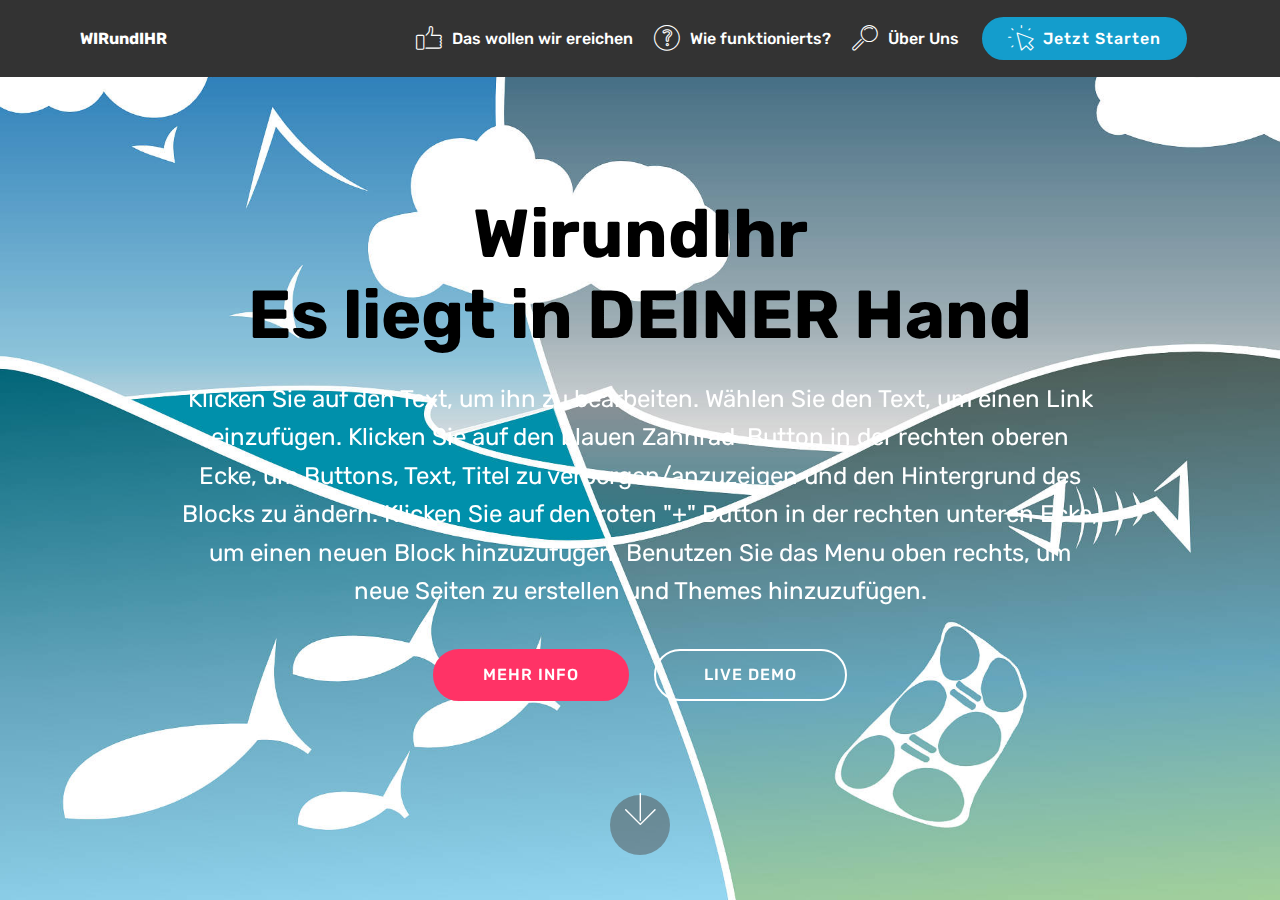
<file: index.html>
<!DOCTYPE html>
<html >
<head>
  <!-- Site made with Mobirise Website Builder v4.7.10, https://mobirise.com -->
  <meta charset="UTF-8">
  <meta http-equiv="X-UA-Compatible" content="IE=edge">
  <meta name="generator" content="Mobirise v4.7.10, mobirise.com">
  <meta name="viewport" content="width=device-width, initial-scale=1, minimum-scale=1">
  <link rel="shortcut icon" href="assets/images/logo2.png" type="image/x-icon">
  <meta name="description" content="">
  <title>Home</title>
  <link rel="stylesheet" href="assets/web/assets/mobirise-icons/mobirise-icons.css">
  <link rel="stylesheet" href="assets/tether/tether.min.css">
  <link rel="stylesheet" href="assets/bootstrap/css/bootstrap.min.css">
  <link rel="stylesheet" href="assets/bootstrap/css/bootstrap-grid.min.css">
  <link rel="stylesheet" href="assets/bootstrap/css/bootstrap-reboot.min.css">
  <link rel="stylesheet" href="assets/soundcloud-plugin/style.css">
  <link rel="stylesheet" href="assets/dropdown/css/style.css">
  <link rel="stylesheet" href="assets/theme/css/style.css">
  <link rel="stylesheet" href="assets/mobirise/css/mbr-additional.css" type="text/css">
  
  
  
</head>
<body>
  <section class="menu cid-qXjDTL7pO3" once="menu" id="menu1-0">

    

    <nav class="navbar navbar-expand beta-menu navbar-dropdown align-items-center navbar-fixed-top navbar-toggleable-sm">
        <button class="navbar-toggler navbar-toggler-right" type="button" data-toggle="collapse" data-target="#navbarSupportedContent" aria-controls="navbarSupportedContent" aria-expanded="false" aria-label="Toggle navigation">
            <div class="hamburger">
                <span></span>
                <span></span>
                <span></span>
                <span></span>
            </div>
        </button>
        <div class="menu-logo">
            <div class="navbar-brand">
                
                <span class="navbar-caption-wrap"><a class="navbar-caption text-white display-4" href="index.html">WIRundIHR</a></span>
            </div>
        </div>
        <div class="collapse navbar-collapse" id="navbarSupportedContent">
            <ul class="navbar-nav nav-dropdown" data-app-modern-menu="true"><li class="nav-item">
                    <a class="nav-link link text-white display-4" href="page3.html"><span class="mbri-like mbr-iconfont mbr-iconfont-btn"></span>
                        
                        Das wollen wir ereichen</a>
                </li><li class="nav-item"><a class="nav-link link text-white display-4" href="page2.html"><span class="mbri-question mbr-iconfont mbr-iconfont-btn"></span>
                        
                        Wie funktionierts?</a></li>
                <li class="nav-item">
                    <a class="nav-link link text-white display-4" href="page4.html">
                        <span class="mbri-search mbr-iconfont mbr-iconfont-btn"></span>
                        Über Uns
                    </a>
                </li></ul>
            <div class="navbar-buttons mbr-section-btn"><a class="btn btn-sm btn-primary display-4" href="page1.html"><span class="mbri-cursor-click mbr-iconfont mbr-iconfont-btn"></span>
                    
                    Jetzt Starten</a></div>
        </div>
    </nav>
</section>

<section class="engine"><a href="https://mobiri.se/k">develop free website</a></section><section class="cid-qXjDUawpRG mbr-fullscreen mbr-parallax-background" id="header2-1">

    

    

    <div class="container align-center">
        <div class="row justify-content-md-center">
            <div class="mbr-white col-md-10">
                <h1 class="mbr-section-title mbr-bold pb-3 mbr-fonts-style display-1">WirundIhr<br>Es liegt in DEINER Hand</h1>
                
                <p class="mbr-text pb-3 mbr-fonts-style display-5">
                    Klicken Sie auf den Text, um ihn zu bearbeiten. Wählen Sie den Text, um einen Link einzufügen. Klicken Sie auf den blauen Zahnrad-Button in der rechten oberen Ecke, um Buttons, Text, Titel zu verbergen/anzuzeigen und den Hintergrund des Blocks zu ändern. Klicken Sie auf den roten "+" Button in der rechten unteren Ecke, um einen neuen Block hinzuzufügen. Benutzen Sie das Menu oben rechts, um neue Seiten zu erstellen und Themes hinzuzufügen.
                </p>
                <div class="mbr-section-btn">
                    <a class="btn btn-md btn-secondary display-4" href="https://mobirise.com">MEHR INFO</a>
                    <a class="btn btn-md btn-white-outline display-4" href="https://mobirise.com">LIVE DEMO</a>
                </div>
            </div>
        </div>
    </div>
    <div class="mbr-arrow hidden-sm-down" aria-hidden="true">
        <a href="#next">
            <i class="mbri-down mbr-iconfont"></i>
        </a>
    </div>
</section>


  <script src="assets/web/assets/jquery/jquery.min.js"></script>
  <script src="assets/popper/popper.min.js"></script>
  <script src="assets/tether/tether.min.js"></script>
  <script src="assets/bootstrap/js/bootstrap.min.js"></script>
  <script src="assets/dropdown/js/script.min.js"></script>
  <script src="assets/touchswipe/jquery.touch-swipe.min.js"></script>
  <script src="assets/parallax/jarallax.min.js"></script>
  <script src="assets/smoothscroll/smooth-scroll.js"></script>
  <script src="assets/theme/js/script.js"></script>
  
  
</body>
</html>
</file>
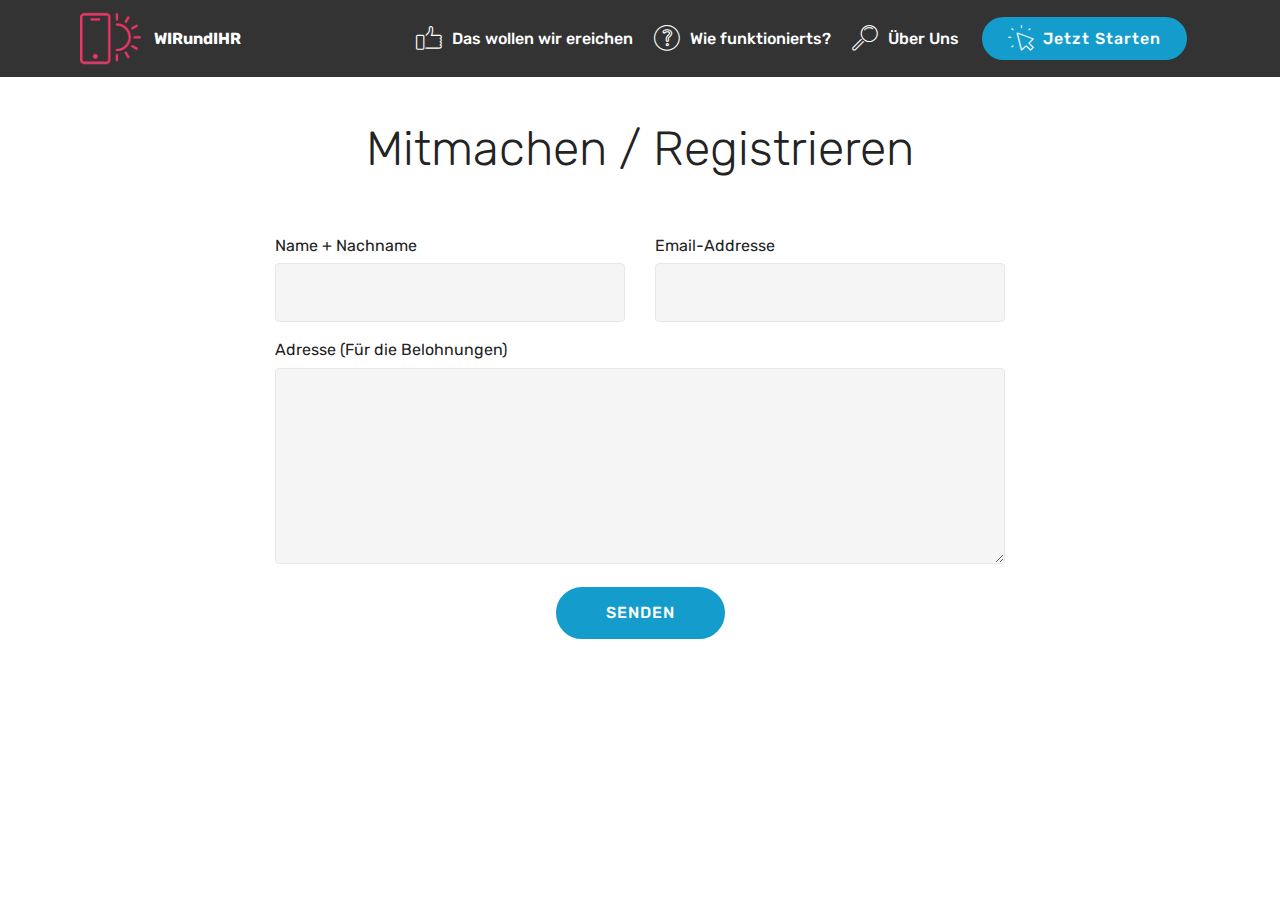
<file: page1.html>
<!DOCTYPE html>
<html >
<head>
  <!-- Site made with Mobirise Website Builder v4.7.10, https://mobirise.com -->
  <meta charset="UTF-8">
  <meta http-equiv="X-UA-Compatible" content="IE=edge">
  <meta name="generator" content="Mobirise v4.7.10, mobirise.com">
  <meta name="viewport" content="width=device-width, initial-scale=1, minimum-scale=1">
  <link rel="shortcut icon" href="assets/images/logo2.png" type="image/x-icon">
  <meta name="description" content="Web Generator Description">
  <title>Jetzt Starten</title>
  <link rel="stylesheet" href="assets/web/assets/mobirise-icons/mobirise-icons.css">
  <link rel="stylesheet" href="assets/tether/tether.min.css">
  <link rel="stylesheet" href="assets/bootstrap/css/bootstrap.min.css">
  <link rel="stylesheet" href="assets/bootstrap/css/bootstrap-grid.min.css">
  <link rel="stylesheet" href="assets/bootstrap/css/bootstrap-reboot.min.css">
  <link rel="stylesheet" href="assets/soundcloud-plugin/style.css">
  <link rel="stylesheet" href="assets/dropdown/css/style.css">
  <link rel="stylesheet" href="assets/theme/css/style.css">
  <link rel="stylesheet" href="assets/mobirise/css/mbr-additional.css" type="text/css">
  
  
  
</head>
<body>
  <section class="menu cid-qXjDTL7pO3" once="menu" id="menu1-2">

    

    <nav class="navbar navbar-expand beta-menu navbar-dropdown align-items-center navbar-fixed-top navbar-toggleable-sm">
        <button class="navbar-toggler navbar-toggler-right" type="button" data-toggle="collapse" data-target="#navbarSupportedContent" aria-controls="navbarSupportedContent" aria-expanded="false" aria-label="Toggle navigation">
            <div class="hamburger">
                <span></span>
                <span></span>
                <span></span>
                <span></span>
            </div>
        </button>
        <div class="menu-logo">
            <div class="navbar-brand">
                <span class="navbar-logo">
                    <a href="https://mobirise.com">
                         <img src="assets/images/logo2.png" alt="Mobirise" style="height: 3.8rem;">
                    </a>
                </span>
                <span class="navbar-caption-wrap"><a class="navbar-caption text-white display-4" href="https://mobirise.com">WIRundIHR</a></span>
            </div>
        </div>
        <div class="collapse navbar-collapse" id="navbarSupportedContent">
            <ul class="navbar-nav nav-dropdown" data-app-modern-menu="true"><li class="nav-item">
                    <a class="nav-link link text-white display-4" href="https://mobirise.com"><span class="mbri-like mbr-iconfont mbr-iconfont-btn"></span>
                        
                        Das wollen wir ereichen</a>
                </li><li class="nav-item"><a class="nav-link link text-white display-4" href="page2.html"><span class="mbri-question mbr-iconfont mbr-iconfont-btn"></span>
                        
                        Wie funktionierts?</a></li>
                <li class="nav-item">
                    <a class="nav-link link text-white display-4" href="https://mobirise.com">
                        <span class="mbri-search mbr-iconfont mbr-iconfont-btn"></span>
                        Über Uns
                    </a>
                </li></ul>
            <div class="navbar-buttons mbr-section-btn"><a class="btn btn-sm btn-primary display-4" href="page1.html"><span class="mbri-cursor-click mbr-iconfont mbr-iconfont-btn"></span>
                    
                    Jetzt Starten</a></div>
        </div>
    </nav>
</section>

<section class="engine"><a href="https://mobiri.se/y">free html site templates</a></section><section class="mbr-section form1 cid-qXjFHpvObB" id="form1-3">

    

    
    <div class="container">
        <div class="row justify-content-center">
            <div class="title col-12 col-lg-8">
                <h2 class="mbr-section-title align-center pb-3 mbr-fonts-style display-2">Mitmachen / Registrieren</h2>
                
            </div>
        </div>
    </div>
    <div class="container">
        <div class="row justify-content-center">
            <div class="media-container-column col-lg-8" data-form-type="formoid">
                    <div data-form-alert="" hidden="">Vielen Dank! Ihre Anfrage wurde verschickt!
Sie erhalten innerhalb von 24 Stunden ihren Zugang zum Webpannel dirt wird ihnen alles noch einmal erklärt.</div>
            
                    <form class="mbr-form" action="https://mobirise.com/" method="post" data-form-title="Mobirise Form"><input type="hidden" name="email" data-form-email="true" value="UDp+twYP+yorXRdoy2tVzbt2hpJI3XTBkSBZP/98qFmZwdspamUhPWJMkx9F3WFNjIDwMMgSZxGvWH62eJk4W1Bdu6cQvFDkcQ1DpAOhfOMrhSgMftfjLkQy6EuWC+LJ" data-form-field="Email">
                        <div class="row row-sm-offset">
                            <div class="col-md-4 multi-horizontal" data-for="name">
                                <div class="form-group">
                                    <label class="form-control-label mbr-fonts-style display-7" for="name-form1-3">Name + Nachname</label>
                                    <input type="text" class="form-control" name="name" data-form-field="Name" required="" id="name-form1-3">
                                </div>
                            </div>
                            <div class="col-md-4 multi-horizontal" data-for="email">
                                <div class="form-group">
                                    <label class="form-control-label mbr-fonts-style display-7" for="email-form1-3">Email-Addresse</label>
                                    <input type="email" class="form-control" name="email" data-form-field="Email" required="" id="email-form1-3">
                                </div>
                            </div>
                            
                        </div>
                        <div class="form-group" data-for="message">
                            <label class="form-control-label mbr-fonts-style display-7" for="message-form1-3">Adresse (Für die Belohnungen)</label>
                            <textarea type="text" class="form-control" name="message" rows="7" data-form-field="Message" id="message-form1-3"></textarea>
                        </div>
            
                        <span class="input-group-btn">
                            <button href="" type="submit" class="btn btn-primary btn-form display-4">SENDEN</button>
                        </span>
                    </form>
            </div>
        </div>
    </div>
</section>


  <script src="assets/web/assets/jquery/jquery.min.js"></script>
  <script src="assets/popper/popper.min.js"></script>
  <script src="assets/tether/tether.min.js"></script>
  <script src="assets/bootstrap/js/bootstrap.min.js"></script>
  <script src="assets/smoothscroll/smooth-scroll.js"></script>
  <script src="assets/dropdown/js/script.min.js"></script>
  <script src="assets/touchswipe/jquery.touch-swipe.min.js"></script>
  <script src="assets/theme/js/script.js"></script>
  <script src="assets/formoid/formoid.min.js"></script>
  
  
</body>
</html>
</file>
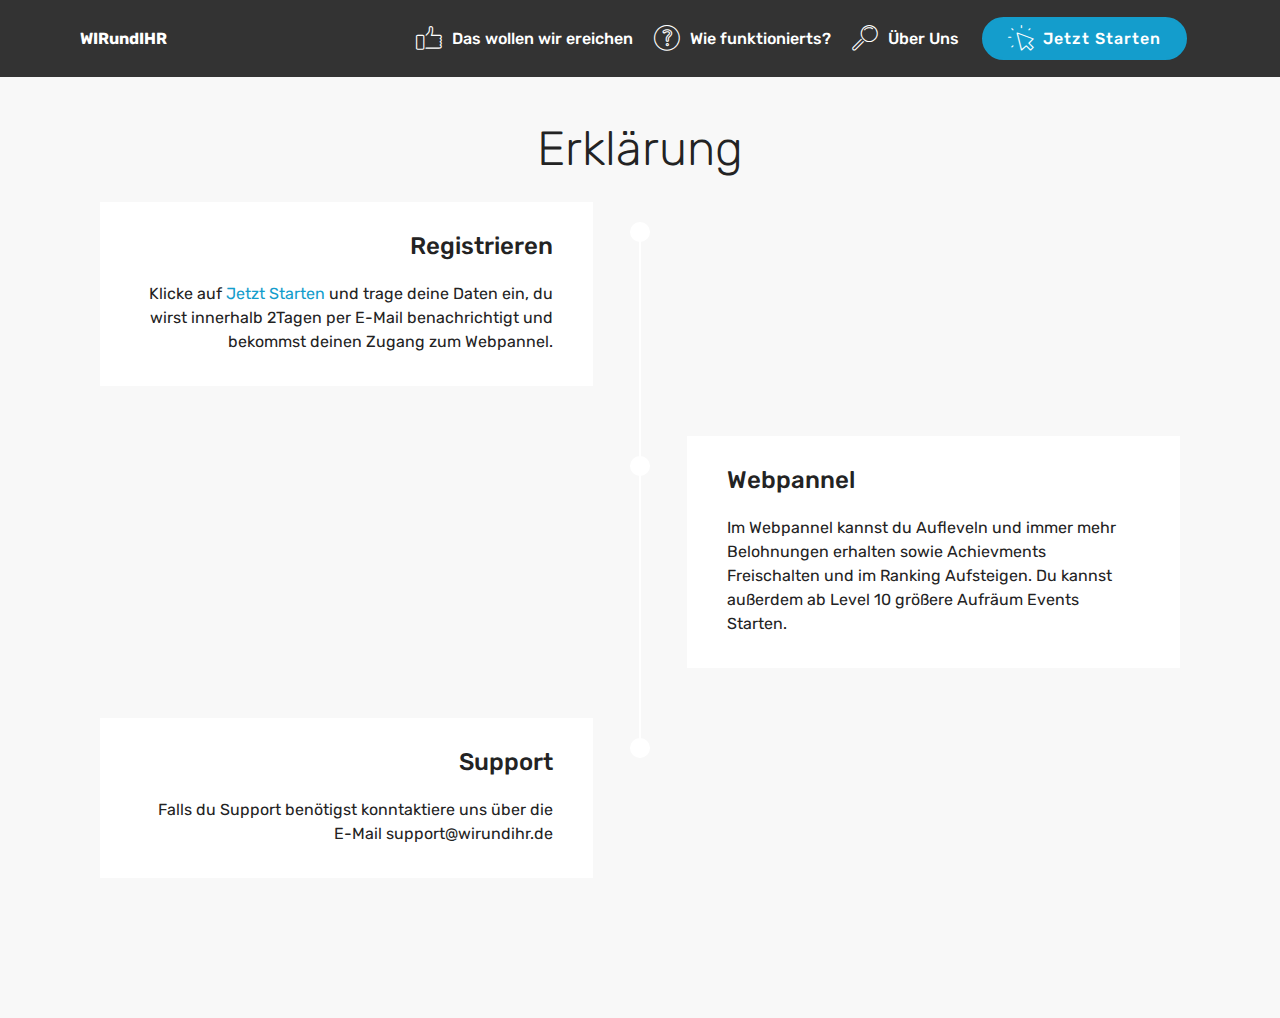
<file: page2.html>
<!DOCTYPE html>
<html >
<head>
  <!-- Site made with Mobirise Website Builder v4.7.10, https://mobirise.com -->
  <meta charset="UTF-8">
  <meta http-equiv="X-UA-Compatible" content="IE=edge">
  <meta name="generator" content="Mobirise v4.7.10, mobirise.com">
  <meta name="viewport" content="width=device-width, initial-scale=1, minimum-scale=1">
  <link rel="shortcut icon" href="assets/images/logo2.png" type="image/x-icon">
  <meta name="description" content="Web Site Builder Description">
  <title>Wie Funktionierts</title>
  <link rel="stylesheet" href="assets/web/assets/mobirise-icons/mobirise-icons.css">
  <link rel="stylesheet" href="assets/tether/tether.min.css">
  <link rel="stylesheet" href="assets/bootstrap/css/bootstrap.min.css">
  <link rel="stylesheet" href="assets/bootstrap/css/bootstrap-grid.min.css">
  <link rel="stylesheet" href="assets/bootstrap/css/bootstrap-reboot.min.css">
  <link rel="stylesheet" href="assets/soundcloud-plugin/style.css">
  <link rel="stylesheet" href="assets/dropdown/css/style.css">
  <link rel="stylesheet" href="assets/theme/css/style.css">
  <link rel="stylesheet" href="assets/mobirise/css/mbr-additional.css" type="text/css">
  
  
  
</head>
<body>
  <section class="menu cid-qXjDTL7pO3" once="menu" id="menu1-4">

    

    <nav class="navbar navbar-expand beta-menu navbar-dropdown align-items-center navbar-fixed-top navbar-toggleable-sm">
        <button class="navbar-toggler navbar-toggler-right" type="button" data-toggle="collapse" data-target="#navbarSupportedContent" aria-controls="navbarSupportedContent" aria-expanded="false" aria-label="Toggle navigation">
            <div class="hamburger">
                <span></span>
                <span></span>
                <span></span>
                <span></span>
            </div>
        </button>
        <div class="menu-logo">
            <div class="navbar-brand">
                
                <span class="navbar-caption-wrap"><a class="navbar-caption text-white display-4" href="index.html">WIRundIHR</a></span>
            </div>
        </div>
        <div class="collapse navbar-collapse" id="navbarSupportedContent">
            <ul class="navbar-nav nav-dropdown" data-app-modern-menu="true"><li class="nav-item">
                    <a class="nav-link link text-white display-4" href="page3.html"><span class="mbri-like mbr-iconfont mbr-iconfont-btn"></span>
                        
                        Das wollen wir ereichen</a>
                </li><li class="nav-item"><a class="nav-link link text-white display-4" href="page2.html"><span class="mbri-question mbr-iconfont mbr-iconfont-btn"></span>
                        
                        Wie funktionierts?</a></li>
                <li class="nav-item">
                    <a class="nav-link link text-white display-4" href="page4.html">
                        <span class="mbri-search mbr-iconfont mbr-iconfont-btn"></span>
                        Über Uns
                    </a>
                </li></ul>
            <div class="navbar-buttons mbr-section-btn"><a class="btn btn-sm btn-primary display-4" href="page1.html"><span class="mbri-cursor-click mbr-iconfont mbr-iconfont-btn"></span>
                    
                    Jetzt Starten</a></div>
        </div>
    </nav>
</section>

<section class="engine"><a href="https://mobiri.se/d">site maker</a></section><section class="timeline1 cid-qXI3DR7JIO" id="timeline1-5">

    

    

    <div class="container align-center">
        <h2 class="mbr-section-title pb-3 mbr-fonts-style display-2">
            Erklärung</h2>
        

        <div class="container timelines-container" mbri-timelines="">
            <div class="row timeline-element reverse separline">      
                 <div class="timeline-date-panel col-xs-12 col-md-6  align-left">         
                    <div class="time-line-date-content">
                        
                    </div>
                </div>
           <span class="iconBackground"></span>
            <div class="col-xs-12 col-md-6 align-right">
                <div class="timeline-text-content">
                    <h4 class="mbr-timeline-title pb-3 mbr-fonts-style display-5">
                        Registrieren</h4>
                    <p class="mbr-timeline-text mbr-fonts-style display-7">
                        Klicke auf <a href="page1.html">Jetzt Starten</a> und trage deine Daten ein, du wirst innerhalb 2Tagen per E-Mail benachrichtigt und bekommst deinen Zugang zum Webpannel.</p>
                 </div>
            </div>
            </div>

            <div class="row timeline-element  separline">
                <div class="timeline-date-panel col-xs-12 col-md-6 align-right">
                    <div class="time-line-date-content">
                        
                    </div>
                </div>
                <span class="iconBackground"></span>
                <div class="col-xs-12 col-md-6 align-left ">
                    <div class="timeline-text-content">
                        <h4 class="mbr-timeline-title pb-3 mbr-fonts-style display-5">
                            Webpannel</h4>
                        <p class="mbr-timeline-text mbr-fonts-style display-7">
                            Im Webpannel kannst du Aufleveln und immer mehr Belohnungen erhalten sowie Achievments Freischalten und im Ranking Aufsteigen. Du kannst außerdem ab Level 10 größere Aufräum Events Starten.</p>
                    </div>
                </div>
            </div> 


            <div class="row timeline-element reverse">
                <div class="timeline-date-panel col-xs-12 col-md-6  align-left">
                    <div class="time-line-date-content">
                        
                    </div>
                </div>
                <span class="iconBackground"></span>
                <div class="col-xs-12 col-md-6 align-right">
                    <div class="timeline-text-content">
                        <h4 class="mbr-timeline-title pb-3 mbr-fonts-style display-5">Support</h4>      
                        <p class="mbr-timeline-text mbr-fonts-style display-7">
                            Falls du Support benötigst konntaktiere uns über die<br>E-Mail support@wirundihr.de</p>
                    </div>
                </div>
            </div>

            


            


            

            

            

            

            

            

            
        </div>
    </div>
</section>


  <script src="assets/web/assets/jquery/jquery.min.js"></script>
  <script src="assets/popper/popper.min.js"></script>
  <script src="assets/tether/tether.min.js"></script>
  <script src="assets/bootstrap/js/bootstrap.min.js"></script>
  <script src="assets/smoothscroll/smooth-scroll.js"></script>
  <script src="assets/dropdown/js/script.min.js"></script>
  <script src="assets/touchswipe/jquery.touch-swipe.min.js"></script>
  <script src="assets/theme/js/script.js"></script>
  
  
</body>
</html>
</file>
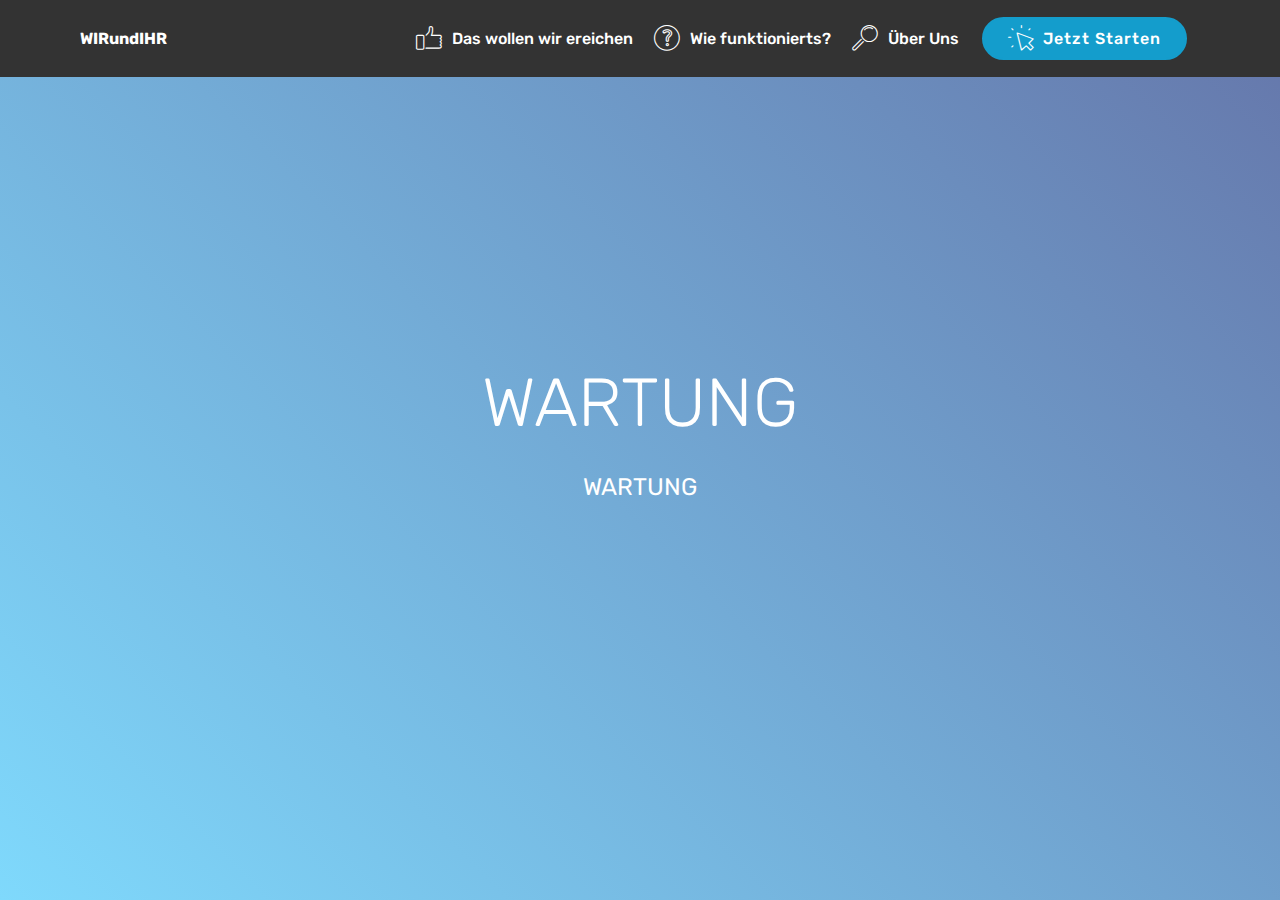
<file: page3.html>
<!DOCTYPE html>
<html >
<head>
  <!-- Site made with Mobirise Website Builder v4.7.10, https://mobirise.com -->
  <meta charset="UTF-8">
  <meta http-equiv="X-UA-Compatible" content="IE=edge">
  <meta name="generator" content="Mobirise v4.7.10, mobirise.com">
  <meta name="viewport" content="width=device-width, initial-scale=1, minimum-scale=1">
  <link rel="shortcut icon" href="assets/images/logo2.png" type="image/x-icon">
  <meta name="description" content="Web Maker Description">
  <title>Erreichen</title>
  <link rel="stylesheet" href="assets/web/assets/mobirise-icons/mobirise-icons.css">
  <link rel="stylesheet" href="assets/tether/tether.min.css">
  <link rel="stylesheet" href="assets/bootstrap/css/bootstrap.min.css">
  <link rel="stylesheet" href="assets/bootstrap/css/bootstrap-grid.min.css">
  <link rel="stylesheet" href="assets/bootstrap/css/bootstrap-reboot.min.css">
  <link rel="stylesheet" href="assets/soundcloud-plugin/style.css">
  <link rel="stylesheet" href="assets/dropdown/css/style.css">
  <link rel="stylesheet" href="assets/theme/css/style.css">
  <link rel="stylesheet" href="assets/mobirise/css/mbr-additional.css" type="text/css">
  
  
  
</head>
<body>
  <section class="menu cid-qXjDTL7pO3" once="menu" id="menu1-6">

    

    <nav class="navbar navbar-expand beta-menu navbar-dropdown align-items-center navbar-fixed-top navbar-toggleable-sm">
        <button class="navbar-toggler navbar-toggler-right" type="button" data-toggle="collapse" data-target="#navbarSupportedContent" aria-controls="navbarSupportedContent" aria-expanded="false" aria-label="Toggle navigation">
            <div class="hamburger">
                <span></span>
                <span></span>
                <span></span>
                <span></span>
            </div>
        </button>
        <div class="menu-logo">
            <div class="navbar-brand">
                
                <span class="navbar-caption-wrap"><a class="navbar-caption text-white display-4" href="index.html">WIRundIHR</a></span>
            </div>
        </div>
        <div class="collapse navbar-collapse" id="navbarSupportedContent">
            <ul class="navbar-nav nav-dropdown" data-app-modern-menu="true"><li class="nav-item">
                    <a class="nav-link link text-white display-4" href="page3.html"><span class="mbri-like mbr-iconfont mbr-iconfont-btn"></span>
                        
                        Das wollen wir ereichen</a>
                </li><li class="nav-item"><a class="nav-link link text-white display-4" href="page2.html"><span class="mbri-question mbr-iconfont mbr-iconfont-btn"></span>
                        
                        Wie funktionierts?</a></li>
                <li class="nav-item">
                    <a class="nav-link link text-white display-4" href="page4.html">
                        <span class="mbri-search mbr-iconfont mbr-iconfont-btn"></span>
                        Über Uns
                    </a>
                </li></ul>
            <div class="navbar-buttons mbr-section-btn"><a class="btn btn-sm btn-primary display-4" href="page1.html"><span class="mbri-cursor-click mbr-iconfont mbr-iconfont-btn"></span>
                    
                    Jetzt Starten</a></div>
        </div>
    </nav>
</section>

<section class="engine"><a href="https://mobiri.se/v">free html templates</a></section><section class="header5 cid-qXM1ufVwNe mbr-fullscreen" id="header5-7">

    

    
    <div class="container">
        <div class="row justify-content-center">
            <div class="mbr-white col-md-10">
                <h1 class="mbr-section-title align-center pb-3 mbr-fonts-style display-1">
                    WARTUNG</h1>
                <p class="mbr-text align-center display-5 pb-3 mbr-fonts-style">
                   WARTUNG</p>
                
            </div>
        </div>
    </div>

    
</section>


  <script src="assets/web/assets/jquery/jquery.min.js"></script>
  <script src="assets/popper/popper.min.js"></script>
  <script src="assets/tether/tether.min.js"></script>
  <script src="assets/bootstrap/js/bootstrap.min.js"></script>
  <script src="assets/smoothscroll/smooth-scroll.js"></script>
  <script src="assets/dropdown/js/script.min.js"></script>
  <script src="assets/touchswipe/jquery.touch-swipe.min.js"></script>
  <script src="assets/theme/js/script.js"></script>
  
  
</body>
</html>
</file>
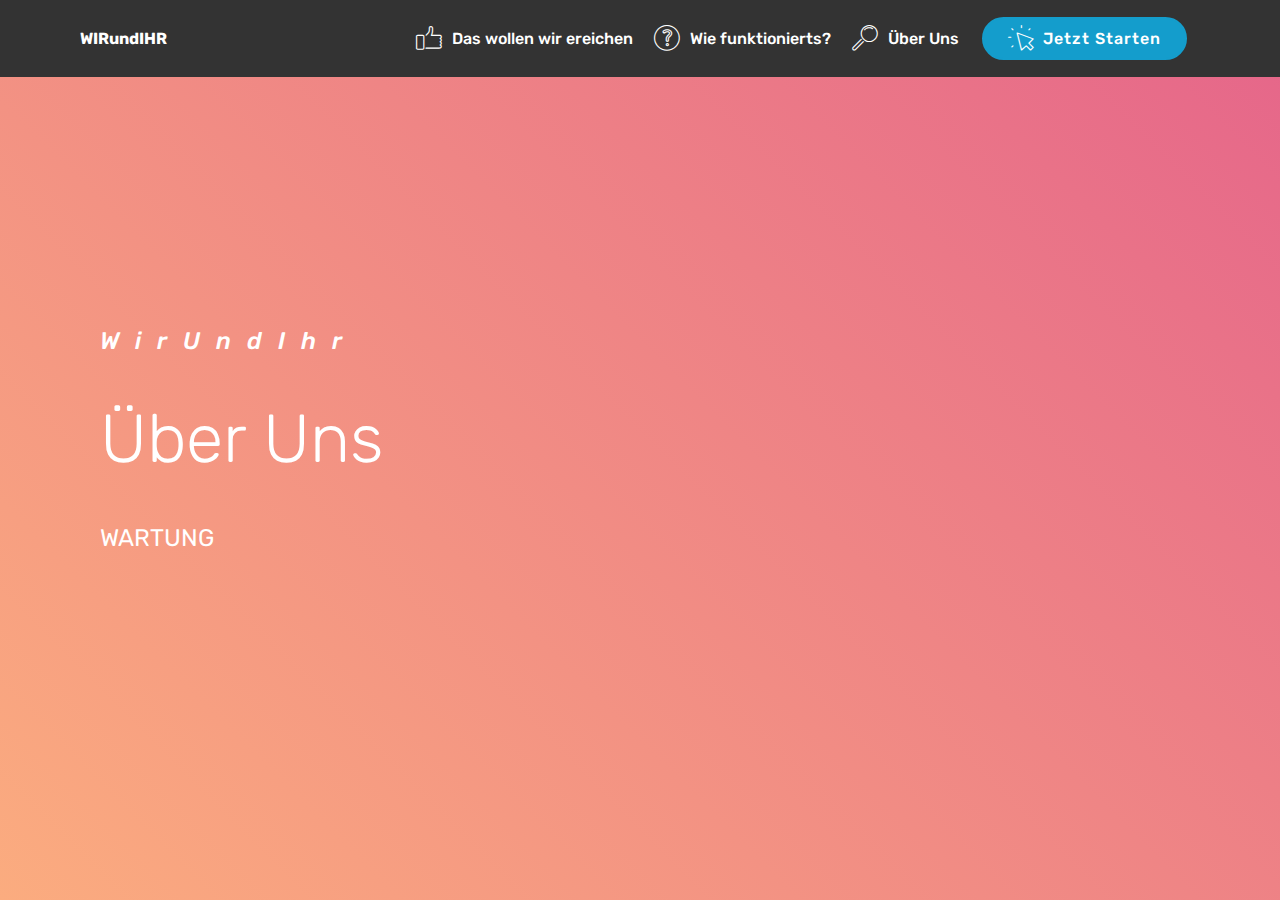
<file: page4.html>
<!DOCTYPE html>
<html >
<head>
  <!-- Site made with Mobirise Website Builder v4.7.10, https://mobirise.com -->
  <meta charset="UTF-8">
  <meta http-equiv="X-UA-Compatible" content="IE=edge">
  <meta name="generator" content="Mobirise v4.7.10, mobirise.com">
  <meta name="viewport" content="width=device-width, initial-scale=1, minimum-scale=1">
  <link rel="shortcut icon" href="assets/images/logo2.png" type="image/x-icon">
  <meta name="description" content="Web Creator Description">
  <title>ÜberUns</title>
  <link rel="stylesheet" href="assets/web/assets/mobirise-icons/mobirise-icons.css">
  <link rel="stylesheet" href="assets/tether/tether.min.css">
  <link rel="stylesheet" href="assets/bootstrap/css/bootstrap.min.css">
  <link rel="stylesheet" href="assets/bootstrap/css/bootstrap-grid.min.css">
  <link rel="stylesheet" href="assets/bootstrap/css/bootstrap-reboot.min.css">
  <link rel="stylesheet" href="assets/soundcloud-plugin/style.css">
  <link rel="stylesheet" href="assets/dropdown/css/style.css">
  <link rel="stylesheet" href="assets/theme/css/style.css">
  <link rel="stylesheet" href="assets/mobirise/css/mbr-additional.css" type="text/css">
  
  
  
</head>
<body>
  <section class="menu cid-qXjDTL7pO3" once="menu" id="menu1-8">

    

    <nav class="navbar navbar-expand beta-menu navbar-dropdown align-items-center navbar-fixed-top navbar-toggleable-sm">
        <button class="navbar-toggler navbar-toggler-right" type="button" data-toggle="collapse" data-target="#navbarSupportedContent" aria-controls="navbarSupportedContent" aria-expanded="false" aria-label="Toggle navigation">
            <div class="hamburger">
                <span></span>
                <span></span>
                <span></span>
                <span></span>
            </div>
        </button>
        <div class="menu-logo">
            <div class="navbar-brand">
                
                <span class="navbar-caption-wrap"><a class="navbar-caption text-white display-4" href="index.html">WIRundIHR</a></span>
            </div>
        </div>
        <div class="collapse navbar-collapse" id="navbarSupportedContent">
            <ul class="navbar-nav nav-dropdown" data-app-modern-menu="true"><li class="nav-item">
                    <a class="nav-link link text-white display-4" href="page3.html"><span class="mbri-like mbr-iconfont mbr-iconfont-btn"></span>
                        
                        Das wollen wir ereichen</a>
                </li><li class="nav-item"><a class="nav-link link text-white display-4" href="page2.html"><span class="mbri-question mbr-iconfont mbr-iconfont-btn"></span>
                        
                        Wie funktionierts?</a></li>
                <li class="nav-item">
                    <a class="nav-link link text-white display-4" href="page4.html">
                        <span class="mbri-search mbr-iconfont mbr-iconfont-btn"></span>
                        Über Uns
                    </a>
                </li></ul>
            <div class="navbar-buttons mbr-section-btn"><a class="btn btn-sm btn-primary display-4" href="page1.html"><span class="mbri-cursor-click mbr-iconfont mbr-iconfont-btn"></span>
                    
                    Jetzt Starten</a></div>
        </div>
    </nav>
</section>

<section class="engine"><a href="https://mobiri.se/o">portfolio web templates</a></section><section class="header11 cid-qXM1V1tdbr mbr-fullscreen" id="header11-a">

    <!-- Block parameters controls (Blue "Gear" panel) -->
    
    <!-- End block parameters -->

    
    <div class="container align-left">
        <div class="media-container-column mbr-white col-md-12">
            <h3 class="mbr-section-subtitle py-3 mbr-fonts-style display-5">
                WirUndIhr</h3>
            <h1 class="mbr-section-title py-3 mbr-fonts-style display-1">Über Uns</h1>
            <p class="mbr-text py-3 mbr-fonts-style display-5">
                WARTUNG</p>
            
        </div>
    </div>

    
</section>


  <script src="assets/web/assets/jquery/jquery.min.js"></script>
  <script src="assets/popper/popper.min.js"></script>
  <script src="assets/tether/tether.min.js"></script>
  <script src="assets/bootstrap/js/bootstrap.min.js"></script>
  <script src="assets/smoothscroll/smooth-scroll.js"></script>
  <script src="assets/dropdown/js/script.min.js"></script>
  <script src="assets/touchswipe/jquery.touch-swipe.min.js"></script>
  <script src="assets/theme/js/script.js"></script>
  
  
</body>
</html>
</file>
<file: assets/web/assets/mobirise-icons/mobirise-icons.css>
@font-face {
  font-family: 'MobiriseIcons';
  src:  url('mobirise-icons.eot?spat4u');
  src:  url('mobirise-icons.eot?spat4u#iefix') format('embedded-opentype'),
    url('mobirise-icons.ttf?spat4u') format('truetype'),
    url('mobirise-icons.woff?spat4u') format('woff'),
    url('mobirise-icons.svg?spat4u#MobiriseIcons') format('svg');
  font-weight: normal;
  font-style: normal;
}

[class^="mbri-"], [class*=" mbri-"] {
  /* use !important to prevent issues with browser extensions that change fonts */
  font-family: MobiriseIcons !important;
  speak: none;
  font-style: normal;
  font-weight: normal;
  font-variant: normal;
  text-transform: none;
  line-height: 1;

  /* Better Font Rendering =========== */
  -webkit-font-smoothing: antialiased;
  -moz-osx-font-smoothing: grayscale;
}

.mbri-add-submenu:before {
  content: "\e900";
}
.mbri-alert:before {
  content: "\e901";
}
.mbri-align-center:before {
  content: "\e902";
}
.mbri-align-justify:before {
  content: "\e903";
}
.mbri-align-left:before {
  content: "\e904";
}
.mbri-align-right:before {
  content: "\e905";
}
.mbri-android:before {
  content: "\e906";
}
.mbri-apple:before {
  content: "\e907";
}
.mbri-arrow-down:before {
  content: "\e908";
}
.mbri-arrow-next:before {
  content: "\e909";
}
.mbri-arrow-prev:before {
  content: "\e90a";
}
.mbri-arrow-up:before {
  content: "\e90b";
}
.mbri-bold:before {
  content: "\e90c";
}
.mbri-bookmark:before {
  content: "\e90d";
}
.mbri-bootstrap:before {
  content: "\e90e";
}
.mbri-briefcase:before {
  content: "\e90f";
}
.mbri-browse:before {
  content: "\e910";
}
.mbri-bulleted-list:before {
  content: "\e911";
}
.mbri-calendar:before {
  content: "\e912";
}
.mbri-camera:before {
  content: "\e913";
}
.mbri-cart-add:before {
  content: "\e914";
}
.mbri-cart-full:before {
  content: "\e915";
}
.mbri-cash:before {
  content: "\e916";
}
.mbri-change-style:before {
  content: "\e917";
}
.mbri-chat:before {
  content: "\e918";
}
.mbri-clock:before {
  content: "\e919";
}
.mbri-close:before {
  content: "\e91a";
}
.mbri-cloud:before {
  content: "\e91b";
}
.mbri-code:before {
  content: "\e91c";
}
.mbri-contact-form:before {
  content: "\e91d";
}
.mbri-credit-card:before {
  content: "\e91e";
}
.mbri-cursor-click:before {
  content: "\e91f";
}
.mbri-cust-feedback:before {
  content: "\e920";
}
.mbri-database:before {
  content: "\e921";
}
.mbri-delivery:before {
  content: "\e922";
}
.mbri-desktop:before {
  content: "\e923";
}
.mbri-devices:before {
  content: "\e924";
}
.mbri-down:before {
  content: "\e925";
}
.mbri-download:before {
  content: "\e989";
}
.mbri-drag-n-drop:before {
  content: "\e927";
}
.mbri-drag-n-drop2:before {
  content: "\e928";
}
.mbri-edit:before {
  content: "\e929";
}
.mbri-edit2:before {
  content: "\e92a";
}
.mbri-error:before {
  content: "\e92b";
}
.mbri-extension:before {
  content: "\e92c";
}
.mbri-features:before {
  content: "\e92d";
}
.mbri-file:before {
  content: "\e92e";
}
.mbri-flag:before {
  content: "\e92f";
}
.mbri-folder:before {
  content: "\e930";
}
.mbri-gift:before {
  content: "\e931";
}
.mbri-github:before {
  content: "\e932";
}
.mbri-globe:before {
  content: "\e933";
}
.mbri-globe-2:before {
  content: "\e934";
}
.mbri-growing-chart:before {
  content: "\e935";
}
.mbri-hearth:before {
  content: "\e936";
}
.mbri-help:before {
  content: "\e937";
}
.mbri-home:before {
  content: "\e938";
}
.mbri-hot-cup:before {
  content: "\e939";
}
.mbri-idea:before {
  content: "\e93a";
}
.mbri-image-gallery:before {
  content: "\e93b";
}
.mbri-image-slider:before {
  content: "\e93c";
}
.mbri-info:before {
  content: "\e93d";
}
.mbri-italic:before {
  content: "\e93e";
}
.mbri-key:before {
  content: "\e93f";
}
.mbri-laptop:before {
  content: "\e940";
}
.mbri-layers:before {
  content: "\e941";
}
.mbri-left-right:before {
  content: "\e942";
}
.mbri-left:before {
  content: "\e943";
}
.mbri-letter:before {
  content: "\e944";
}
.mbri-like:before {
  content: "\e945";
}
.mbri-link:before {
  content: "\e946";
}
.mbri-lock:before {
  content: "\e947";
}
.mbri-login:before {
  content: "\e948";
}
.mbri-logout:before {
  content: "\e949";
}
.mbri-magic-stick:before {
  content: "\e94a";
}
.mbri-map-pin:before {
  content: "\e94b";
}
.mbri-menu:before {
  content: "\e94c";
}
.mbri-mobile:before {
  content: "\e94d";
}
.mbri-mobile2:before {
  content: "\e94e";
}
.mbri-mobirise:before {
  content: "\e94f";
}
.mbri-more-horizontal:before {
  content: "\e950";
}
.mbri-more-vertical:before {
  content: "\e951";
}
.mbri-music:before {
  content: "\e952";
}
.mbri-new-file:before {
  content: "\e953";
}
.mbri-numbered-list:before {
  content: "\e954";
}
.mbri-opened-folder:before {
  content: "\e955";
}
.mbri-pages:before {
  content: "\e956";
}
.mbri-paper-plane:before {
  content: "\e957";
}
.mbri-paperclip:before {
  content: "\e958";
}
.mbri-photo:before {
  content: "\e959";
}
.mbri-photos:before {
  content: "\e95a";
}
.mbri-pin:before {
  content: "\e95b";
}
.mbri-play:before {
  content: "\e95c";
}
.mbri-plus:before {
  content: "\e95d";
}
.mbri-preview:before {
  content: "\e95e";
}
.mbri-print:before {
  content: "\e95f";
}
.mbri-protect:before {
  content: "\e960";
}
.mbri-question:before {
  content: "\e961";
}
.mbri-quote-left:before {
  content: "\e962";
}
.mbri-quote-right:before {
  content: "\e963";
}
.mbri-refresh:before {
  content: "\e964";
}
.mbri-responsive:before {
  content: "\e965";
}
.mbri-right:before {
  content: "\e966";
}
.mbri-rocket:before {
  content: "\e967";
}
.mbri-sad-face:before {
  content: "\e968";
}
.mbri-sale:before {
  content: "\e969";
}
.mbri-save:before {
  content: "\e96a";
}
.mbri-search:before {
  content: "\e96b";
}
.mbri-setting:before {
  content: "\e96c";
}
.mbri-setting2:before {
  content: "\e96d";
}
.mbri-setting3:before {
  content: "\e96e";
}
.mbri-share:before {
  content: "\e96f";
}
.mbri-shopping-bag:before {
  content: "\e970";
}
.mbri-shopping-basket:before {
  content: "\e971";
}
.mbri-shopping-cart:before {
  content: "\e972";
}
.mbri-sites:before {
  content: "\e973";
}
.mbri-smile-face:before {
  content: "\e974";
}
.mbri-speed:before {
  content: "\e975";
}
.mbri-star:before {
  content: "\e976";
}
.mbri-success:before {
  content: "\e977";
}
.mbri-sun:before {
  content: "\e978";
}
.mbri-sun2:before {
  content: "\e979";
}
.mbri-tablet:before {
  content: "\e97a";
}
.mbri-tablet-vertical:before {
  content: "\e97b";
}
.mbri-target:before {
  content: "\e97c";
}
.mbri-timer:before {
  content: "\e97d";
}
.mbri-to-ftp:before {
  content: "\e97e";
}
.mbri-to-local-drive:before {
  content: "\e97f";
}
.mbri-touch-swipe:before {
  content: "\e980";
}
.mbri-touch:before {
  content: "\e981";
}
.mbri-trash:before {
  content: "\e982";
}
.mbri-underline:before {
  content: "\e983";
}
.mbri-unlink:before {
  content: "\e984";
}
.mbri-unlock:before {
  content: "\e985";
}
.mbri-up-down:before {
  content: "\e986";
}
.mbri-up:before {
  content: "\e987";
}
.mbri-update:before {
  content: "\e988";
}
.mbri-upload:before {
 content: "\e926"; 
}
.mbri-user:before {
  content: "\e98a";
}
.mbri-user2:before {
  content: "\e98b";
}
.mbri-users:before {
  content: "\e98c";
}
.mbri-video:before {
  content: "\e98d";
}
.mbri-video-play:before {
  content: "\e98e";
}
.mbri-watch:before {
  content: "\e98f";
}
.mbri-website-theme:before {
  content: "\e990";
}
.mbri-wifi:before {
  content: "\e991";
}
.mbri-windows:before {
  content: "\e992";
}
.mbri-zoom-out:before {
  content: "\e993";
}
.mbri-redo:before {
  content: "\e994";
}
.mbri-undo:before {
  content: "\e995";
}
</file>
<file: assets/soundcloud-plugin/style.css>
.addons-container {
  position: relative;
  margin-left: auto;
  margin-right: auto;
  padding-right: 15px;
  padding-left: 15px; }
  @media (min-width: 576px) {
    .addons-container {
      padding-right: 15px;
      padding-left: 15px; } }
  @media (min-width: 768px) {
    .addons-container {
      padding-right: 15px;
      padding-left: 15px; } }
  @media (min-width: 992px) {
    .addons-container {
      padding-right: 15px;
      padding-left: 15px; } }
  @media (min-width: 1200px) {
    .addons-container {
      padding-right: 15px;
      padding-left: 15px; } }
  @media (min-width: 576px) {
    .addons-container {
      width: 540px;
      max-width: 100%; } }
  @media (min-width: 768px) {
    .addons-container {
      width: 720px;
      max-width: 100%; } }
  @media (min-width: 992px) {
    .addons-container {
      width: 960px;
      max-width: 100%; } }
  @media (min-width: 1200px) {
    .addons-container {
      width: 1140px;
      max-width: 100%; } }

.addons-container-inner{
    position: relative;
    width: 100%;
    min-height: 1px;
    padding-right: 15px;
    padding-left: 15px;
}
@media (min-width: 567px) {
    .addons-container-inner{
        -ms-flex: 0 0 66.666667%;
        flex: 0 0 66.666667%;
        max-width: 66.666667%;
    }
}
.addons-row{
    display: flex;
    justify-content:center;
}
</file>
<file: assets/dropdown/css/style.css>
.navbar-dropdown {
  left: 0;
  padding: 0;
  position: absolute;
  right: 0;
  top: 0;
  transition: all 0.45s ease;
  z-index: 1030;
  background: #282828; }
  .navbar-dropdown .navbar-logo {
    margin-right: 0.8rem;
    transition: margin 0.3s ease-in-out;
    vertical-align: middle; }
    .navbar-dropdown .navbar-logo img {
      height: 3.125rem;
      transition: all 0.3s ease-in-out; }
    .navbar-dropdown .navbar-logo.mbr-iconfont {
      font-size: 3.125rem;
      line-height: 3.125rem; }
  .navbar-dropdown .navbar-caption {
    font-weight: 700;
    white-space: normal;
    vertical-align: -4px;
    line-height: 3.125rem !important; }
    .navbar-dropdown .navbar-caption, .navbar-dropdown .navbar-caption:hover {
      color: inherit;
      text-decoration: none; }
  .navbar-dropdown .mbr-iconfont + .navbar-caption {
    vertical-align: -1px; }
  .navbar-dropdown.navbar-fixed-top {
    position: fixed; }
  .navbar-dropdown .navbar-brand span {
    vertical-align: -4px; }
  .navbar-dropdown.bg-color.transparent {
    background: none; }
  .navbar-dropdown.navbar-short .navbar-brand {
    padding: 0.625rem 0; }
    .navbar-dropdown.navbar-short .navbar-brand span {
      vertical-align: -1px; }
  .navbar-dropdown.navbar-short .navbar-caption {
    line-height: 2.375rem !important;
    vertical-align: -2px; }
  .navbar-dropdown.navbar-short .navbar-logo {
    margin-right: 0.5rem; }
    .navbar-dropdown.navbar-short .navbar-logo img {
      height: 2.375rem; }
    .navbar-dropdown.navbar-short .navbar-logo.mbr-iconfont {
      font-size: 2.375rem;
      line-height: 2.375rem; }
  .navbar-dropdown.navbar-short .mbr-table-cell {
    height: 3.625rem; }
  .navbar-dropdown .navbar-close {
    left: 0.6875rem;
    position: fixed;
    top: 0.75rem;
    z-index: 1000; }
  .navbar-dropdown .hamburger-icon {
    content: "";
    display: inline-block;
    vertical-align: middle;
    width: 16px;
    -webkit-box-shadow: 0 -6px 0 1px #282828,0 0 0 1px #282828,0 6px 0 1px #282828;
    -moz-box-shadow: 0 -6px 0 1px #282828,0 0 0 1px #282828,0 6px 0 1px #282828;
    box-shadow: 0 -6px 0 1px #282828,0 0 0 1px #282828,0 6px 0 1px #282828; }

.dropdown-menu .dropdown-toggle[data-toggle="dropdown-submenu"]::after {
  border-bottom: 0.35em solid transparent;
  border-left: 0.35em solid;
  border-right: 0;
  border-top: 0.35em solid transparent;
  margin-left: 0.3rem; }

.dropdown-menu .dropdown-item:focus {
  outline: 0; }

.nav-dropdown {
  font-size: 0.75rem;
  font-weight: 500;
  height: auto !important; }
  .nav-dropdown .nav-btn {
    padding-left: 1rem; }
  .nav-dropdown .link {
    margin: .667em 1.667em;
    font-weight: 500;
    padding: 0;
    transition: color .2s ease-in-out; }
    .nav-dropdown .link.dropdown-toggle {
      margin-right: 2.583em; }
      .nav-dropdown .link.dropdown-toggle::after {
        margin-left: .25rem;
        border-top: 0.35em solid;
        border-right: 0.35em solid transparent;
        border-left: 0.35em solid transparent;
        border-bottom: 0; }
      .nav-dropdown .link.dropdown-toggle[aria-expanded="true"] {
        margin: 0;
        padding: 0.667em 3.263em  0.667em 1.667em; }
  .nav-dropdown .link::after,
  .nav-dropdown .dropdown-item::after {
    color: inherit; }
  .nav-dropdown .btn {
    font-size: 0.75rem;
    font-weight: 700;
    letter-spacing: 0;
    margin-bottom: 0;
    padding-left: 1.25rem;
    padding-right: 1.25rem; }
  .nav-dropdown .dropdown-menu {
    border-radius: 0;
    border: 0;
    left: 0;
    margin: 0;
    padding-bottom: 1.25rem;
    padding-top: 1.25rem;
    position: relative; }
  .nav-dropdown .dropdown-submenu {
    margin-left: 0.125rem;
    top: 0; }
  .nav-dropdown .dropdown-item {
    font-weight: 500;
    line-height: 2;
    padding: 0.3846em 4.615em 0.3846em 1.5385em;
    position: relative;
    transition: color .2s ease-in-out, background-color .2s ease-in-out; }
    .nav-dropdown .dropdown-item::after {
      margin-top: -0.3077em;
      position: absolute;
      right: 1.1538em;
      top: 50%; }
    .nav-dropdown .dropdown-item:focus, .nav-dropdown .dropdown-item:hover {
      background: none; }

@media (max-width: 767px) {
  .nav-dropdown.navbar-toggleable-sm {
    bottom: 0;
    display: none;
    left: 0;
    overflow-x: hidden;
    position: fixed;
    top: 0;
    transform: translateX(-100%);
    -ms-transform: translateX(-100%);
    -webkit-transform: translateX(-100%);
    width: 18.75rem;
    z-index: 999; } }
.nav-dropdown.navbar-toggleable-xl {
  bottom: 0;
  display: none;
  left: 0;
  overflow-x: hidden;
  position: fixed;
  top: 0;
  transform: translateX(-100%);
  -ms-transform: translateX(-100%);
  -webkit-transform: translateX(-100%);
  width: 18.75rem;
  z-index: 999; }

.nav-dropdown-sm {
  display: block !important;
  overflow-x: hidden;
  overflow: auto;
  padding-top: 3.875rem; }
  .nav-dropdown-sm::after {
    content: "";
    display: block;
    height: 3rem;
    width: 100%; }
  .nav-dropdown-sm.collapse.in ~ .navbar-close {
    display: block !important; }
  .nav-dropdown-sm.collapsing, .nav-dropdown-sm.collapse.in {
    transform: translateX(0);
    -ms-transform: translateX(0);
    -webkit-transform: translateX(0);
    transition: all 0.25s ease-out;
    -webkit-transition: all 0.25s ease-out;
    background: #282828; }
  .nav-dropdown-sm.collapsing[aria-expanded="false"] {
    transform: translateX(-100%);
    -ms-transform: translateX(-100%);
    -webkit-transform: translateX(-100%); }
  .nav-dropdown-sm .nav-item {
    display: block;
    margin-left: 0 !important;
    padding-left: 0; }
  .nav-dropdown-sm .link,
  .nav-dropdown-sm .dropdown-item {
    border-top: 1px dotted rgba(255, 255, 255, 0.1);
    font-size: 0.8125rem;
    line-height: 1.6;
    margin: 0 !important;
    padding: 0.875rem 2.4rem 0.875rem 1.5625rem !important;
    position: relative;
    white-space: normal; }
    .nav-dropdown-sm .link:focus, .nav-dropdown-sm .link:hover,
    .nav-dropdown-sm .dropdown-item:focus,
    .nav-dropdown-sm .dropdown-item:hover {
      background: rgba(0, 0, 0, 0.2) !important;
      color: #c0a375; }
  .nav-dropdown-sm .nav-btn {
    position: relative;
    padding: 1.5625rem 1.5625rem 0 1.5625rem; }
    .nav-dropdown-sm .nav-btn::before {
      border-top: 1px dotted rgba(255, 255, 255, 0.1);
      content: "";
      left: 0;
      position: absolute;
      top: 0;
      width: 100%; }
    .nav-dropdown-sm .nav-btn + .nav-btn {
      padding-top: 0.625rem; }
      .nav-dropdown-sm .nav-btn + .nav-btn::before {
        display: none; }
  .nav-dropdown-sm .btn {
    padding: 0.625rem 0; }
  .nav-dropdown-sm .dropdown-toggle[data-toggle="dropdown-submenu"]::after {
    margin-left: .25rem;
    border-top: 0.35em solid;
    border-right: 0.35em solid transparent;
    border-left: 0.35em solid transparent;
    border-bottom: 0; }
  .nav-dropdown-sm .dropdown-toggle[data-toggle="dropdown-submenu"][aria-expanded="true"]::after {
    border-top: 0;
    border-right: 0.35em solid transparent;
    border-left: 0.35em solid transparent;
    border-bottom: 0.35em solid; }
  .nav-dropdown-sm .dropdown-menu {
    margin: 0;
    padding: 0;
    position: relative;
    top: 0;
    left: 0;
    width: 100%;
    border: 0;
    float: none;
    border-radius: 0;
    background: none; }
  .nav-dropdown-sm .dropdown-submenu {
    left: 100%;
    margin-left: 0.125rem;
    margin-top: -1.25rem;
    top: 0; }

.navbar-toggleable-sm .nav-dropdown .dropdown-menu {
  position: absolute; }

.navbar-toggleable-sm .nav-dropdown .dropdown-submenu {
  left: 100%;
  margin-left: 0.125rem;
  margin-top: -1.25rem;
  top: 0; }

.navbar-toggleable-sm.opened .nav-dropdown .dropdown-menu {
  position: relative; }

.navbar-toggleable-sm.opened .nav-dropdown .dropdown-submenu {
  left: 0;
  margin-left: 00rem;
  margin-top: 0rem;
  top: 0; }

.is-builder .nav-dropdown.collapsing {
  transition: none !important; }

/*# sourceMappingURL=style.css.map */
</file>
<file: assets/theme/css/style.css>
/*!
 * Mobirise v4 theme (https://mobirise.com/)
 * Copyright 2017 Mobirise
 */
section {
  background-color: #eeeeee; }

section,
.container,
.container-fluid {
  position: relative;
  word-wrap: break-word; }

a.mbr-iconfont:hover {
  text-decoration: none; }

.article .lead p, .article .lead ul, .article .lead ol, .article .lead pre, .article .lead blockquote {
  margin-bottom: 0; }

a {
  font-style: normal;
  font-weight: 400;
  cursor: pointer; }
  a, a:hover {
    text-decoration: none; }

figure {
  margin-bottom: 0; }

body {
  color: #232323; }

h1, h2, h3, h4, h5, h6,
.h1, .h2, .h3, .h4, .h5, .h6,
.display-1, .display-2, .display-3, .display-4 {
  line-height: 1;
  word-break: break-word;
  word-wrap: break-word; }

b, strong {
  font-weight: bold; }

blockquote {
  padding: 10px 0 10px 20px;
  position: relative;
  border-left: 2px solid;
  border-color: #ff3366; }

input:-webkit-autofill, input:-webkit-autofill:hover, input:-webkit-autofill:focus, input:-webkit-autofill:active {
  transition-delay: 9999s;
  transition-property: background-color, color; }

textarea[type="hidden"] {
  display: none; }

body {
  position: relative; }

section {
  background-position: 50% 50%;
  background-repeat: no-repeat;
  background-size: cover; }
  section .mbr-background-video,
  section .mbr-background-video-preview {
    position: absolute;
    bottom: 0;
    left: 0;
    right: 0;
    top: 0; }

.hidden {
  visibility: hidden; }

.mbr-z-index20 {
  z-index: 20; }

/*! Base colors */
.mbr-white {
  color: #ffffff; }

.mbr-black {
  color: #000000; }

.mbr-bg-white {
  background-color: #ffffff; }

.mbr-bg-black {
  background-color: #000000; }

/*! Text-aligns */
.align-left {
  text-align: left; }

.align-center {
  text-align: center; }

.align-right {
  text-align: right; }

@media (max-width: 767px) {
  .align-left, .align-center, .align-right, .mbr-section-btn, .mbr-section-title {
    text-align: center; } }
/*! Font-weight  */
.mbr-light {
  font-weight: 300; }

.mbr-regular {
  font-weight: 400; }

.mbr-semibold {
  font-weight: 500; }

.mbr-bold {
  font-weight: 700; }

/*! Media  */
.media-size-item {
  -webkit-flex: 1 1 auto;
  -moz-flex: 1 1 auto;
  -ms-flex: 1 1 auto;
  -o-flex: 1 1 auto;
  flex: 1 1 auto; }

.media-content {
  -webkit-flex-basis: 100%;
  flex-basis: 100%; }

.media-container-row {
  display: -ms-flexbox;
  display: -webkit-flex;
  display: flex;
  -webkit-flex-direction: row;
  -ms-flex-direction: row;
  flex-direction: row;
  -webkit-flex-wrap: wrap;
  -ms-flex-wrap: wrap;
  flex-wrap: wrap;
  -webkit-justify-content: center;
  -ms-flex-pack: center;
  justify-content: center;
  -webkit-align-content: center;
  -ms-flex-line-pack: center;
  align-content: center;
  -webkit-align-items: start;
  -ms-flex-align: start;
  align-items: start; }
  .media-container-row .media-size-item {
    width: 400px; }

.media-container-column {
  display: -ms-flexbox;
  display: -webkit-flex;
  display: flex;
  -webkit-flex-direction: column;
  -ms-flex-direction: column;
  flex-direction: column;
  -webkit-flex-wrap: wrap;
  -ms-flex-wrap: wrap;
  flex-wrap: wrap;
  -webkit-justify-content: center;
  -ms-flex-pack: center;
  justify-content: center;
  -webkit-align-content: center;
  -ms-flex-line-pack: center;
  align-content: center;
  -webkit-align-items: stretch;
  -ms-flex-align: stretch;
  align-items: stretch; }
  .media-container-column > * {
    width: 100%; }

@media (min-width: 992px) {
  .media-container-row {
    -webkit-flex-wrap: nowrap;
    -ms-flex-wrap: nowrap;
    flex-wrap: nowrap; } }
figure {
  overflow: hidden; }

figure[mbr-media-size] {
  transition: width 0.1s; }

.mbr-figure img, .mbr-figure iframe {
  display: block;
  width: 100%; }

.card {
  background-color: transparent;
  border: none; }

.card-img {
  text-align: center;
  flex-shrink: 0; }

.media {
  max-width: 100%;
  margin: 0 auto; }

.mbr-figure {
  -ms-flex-item-align: center;
  -ms-grid-row-align: center;
  -webkit-align-self: center;
  align-self: center; }

.media-container > div {
  max-width: 100%; }

.mbr-figure img, .card-img img {
  width: 100%; }

@media (max-width: 991px) {
  .media-size-item {
    width: auto !important; }

  .media {
    width: auto; }

  .mbr-figure {
    width: 100% !important; } }
/*! Buttons */
.mbr-section-btn {
  margin-left: -.25rem;
  margin-right: -.25rem;
  font-size: 0; }

nav .mbr-section-btn {
  margin-left: 0rem;
  margin-right: 0rem; }

/*! Btn icon margin */
.btn .mbr-iconfont, .btn.btn-sm .mbr-iconfont {
  cursor: pointer;
  margin-right: 0.5rem; }

.btn.btn-md .mbr-iconfont, .btn.btn-md .mbr-iconfont {
  margin-right: 0.8rem; }

.mbr-regular {
  font-weight: 400; }

.mbr-semibold {
  font-weight: 500; }

.mbr-bold {
  font-weight: 700; }

[type="submit"] {
  -webkit-appearance: none; }

/*! Full-screen */
.mbr-fullscreen .mbr-overlay {
  min-height: 100vh; }

.mbr-fullscreen {
  display: flex;
  display: -webkit-flex;
  display: -moz-flex;
  display: -ms-flex;
  display: -o-flex;
  align-items: center;
  -webkit-align-items: center;
  min-height: 100vh;
  padding-top: 3rem;
  padding-bottom: 3rem; }

/*! Map */
.map {
  height: 25rem;
  position: relative; }
  .map iframe {
    width: 100%;
    height: 100%; }

/* Form */
.form-asterisk {
  font-family: initial;
  position: absolute;
  top: -2px;
  font-weight: normal; }

/*! Scroll to top arrow */
.mbr-arrow-up {
  bottom: 25px;
  right: 90px;
  position: fixed;
  text-align: right;
  z-index: 5000;
  color: #ffffff;
  font-size: 32px;
  transform: rotate(180deg);
  -webkit-transform: rotate(180deg); }

.mbr-arrow-up a {
  background: rgba(0, 0, 0, 0.2);
  border-radius: 3px;
  color: #fff;
  display: inline-block;
  height: 60px;
  width: 60px;
  outline-style: none !important;
  position: relative;
  text-decoration: none;
  transition: all .3s ease-in-out;
  cursor: pointer;
  text-align: center; }
  .mbr-arrow-up a:hover {
    background-color: rgba(0, 0, 0, 0.4); }
  .mbr-arrow-up a i {
    line-height: 60px; }

.mbr-arrow-up-icon {
  display: block;
  color: #fff; }

.mbr-arrow-up-icon::before {
  content: "\203a";
  display: inline-block;
  font-family: serif;
  font-size: 32px;
  line-height: 1;
  font-style: normal;
  position: relative;
  top: 6px;
  left: -4px;
  -webkit-transform: rotate(-90deg);
  transform: rotate(-90deg); }

/*! Arrow Down */
.mbr-arrow {
  position: absolute;
  bottom: 45px;
  left: 50%;
  width: 60px;
  height: 60px;
  cursor: pointer;
  background-color: rgba(80, 80, 80, 0.5);
  border-radius: 50%;
  -webkit-transform: translateX(-50%);
  transform: translateX(-50%); }
  .mbr-arrow > a {
    display: inline-block;
    text-decoration: none;
    outline-style: none;
    -webkit-animation: arrowdown 1.7s ease-in-out infinite;
    animation: arrowdown 1.7s ease-in-out infinite; }
    .mbr-arrow > a > i {
      position: absolute;
      top: -2px;
      left: 15px;
      font-size: 2rem; }

@keyframes arrowdown {
  0% {
    transform: translateY(0px);
    -webkit-transform: translateY(0px); }
  50% {
    transform: translateY(-5px);
    -webkit-transform: translateY(-5px); }
  100% {
    transform: translateY(0px);
    -webkit-transform: translateY(0px); } }
@-webkit-keyframes arrowdown {
  0% {
    transform: translateY(0px);
    -webkit-transform: translateY(0px); }
  50% {
    transform: translateY(-5px);
    -webkit-transform: translateY(-5px); }
  100% {
    transform: translateY(0px);
    -webkit-transform: translateY(0px); } }
@media (max-width: 500px) {
  .mbr-arrow-up {
    left: 50%;
    right: auto;
    transform: translateX(-50%) rotate(180deg);
    -webkit-transform: translateX(-50%) rotate(180deg); } }
/*Gradients animation*/
@keyframes gradient-animation {
  from {
    background-position: 0% 100%;
    animation-timing-function: ease-in-out; }
  to {
    background-position: 100% 0%;
    animation-timing-function: ease-in-out; } }
@-webkit-keyframes gradient-animation {
  from {
    background-position: 0% 100%;
    animation-timing-function: ease-in-out; }
  to {
    background-position: 100% 0%;
    animation-timing-function: ease-in-out; } }
.bg-gradient {
  background-size: 200% 200%;
  animation: gradient-animation 5s infinite alternate;
  -webkit-animation: gradient-animation 5s infinite alternate; }

.menu .navbar-brand {
  display: -webkit-flex; }
  .menu .navbar-brand span {
    display: flex;
    display: -webkit-flex; }
  .menu .navbar-brand .navbar-caption-wrap {
    display: -webkit-flex; }
  .menu .navbar-brand .navbar-logo img {
    display: -webkit-flex; }
@media (min-width: 768px) and (max-width: 991px) {
  .menu .navbar-toggleable-sm .navbar-nav {
    display: -webkit-box;
    display: -webkit-flex;
    display: -ms-flexbox; } }
@media (min-width: 992px) {
  .menu .navbar-nav.nav-dropdown {
    display: -webkit-flex; }
  .menu .navbar-toggleable-sm .navbar-collapse {
    display: -webkit-flex !important; } }

/*# sourceMappingURL=style.css.map */
.engine {
	position: absolute;
	text-indent: -2400px;
	text-align: center;
	padding: 0;
	top: 0;
	left: -2400px;
}
</file>
<file: assets/mobirise/css/mbr-additional.css>
@import url(https://fonts.googleapis.com/css?family=Rubik:300,300i,400,400i,500,500i,700,700i,900,900i);





body {
  font-style: normal;
  line-height: 1.5;
}
.mbr-section-title {
  font-style: normal;
  line-height: 1.2;
}
.mbr-section-subtitle {
  line-height: 1.3;
}
.mbr-text {
  font-style: normal;
  line-height: 1.6;
}
.display-1 {
  font-family: 'Rubik', sans-serif;
  font-size: 4.25rem;
}
.display-1 > .mbr-iconfont {
  font-size: 6.8rem;
}
.display-2 {
  font-family: 'Rubik', sans-serif;
  font-size: 3rem;
}
.display-2 > .mbr-iconfont {
  font-size: 4.8rem;
}
.display-4 {
  font-family: 'Rubik', sans-serif;
  font-size: 1rem;
}
.display-4 > .mbr-iconfont {
  font-size: 1.6rem;
}
.display-5 {
  font-family: 'Rubik', sans-serif;
  font-size: 1.5rem;
}
.display-5 > .mbr-iconfont {
  font-size: 2.4rem;
}
.display-7 {
  font-family: 'Rubik', sans-serif;
  font-size: 1rem;
}
.display-7 > .mbr-iconfont {
  font-size: 1.6rem;
}
/* ---- Fluid typography for mobile devices ---- */
/* 1.4 - font scale ratio ( bootstrap == 1.42857 ) */
/* 100vw - current viewport width */
/* (48 - 20)  48 == 48rem == 768px, 20 == 20rem == 320px(minimal supported viewport) */
/* 0.65 - min scale variable, may vary */
@media (max-width: 768px) {
  .display-1 {
    font-size: 3.4rem;
    font-size: calc( 2.1374999999999997rem + (4.25 - 2.1374999999999997) * ((100vw - 20rem) / (48 - 20)));
    line-height: calc( 1.4 * (2.1374999999999997rem + (4.25 - 2.1374999999999997) * ((100vw - 20rem) / (48 - 20))));
  }
  .display-2 {
    font-size: 2.4rem;
    font-size: calc( 1.7rem + (3 - 1.7) * ((100vw - 20rem) / (48 - 20)));
    line-height: calc( 1.4 * (1.7rem + (3 - 1.7) * ((100vw - 20rem) / (48 - 20))));
  }
  .display-4 {
    font-size: 0.8rem;
    font-size: calc( 1rem + (1 - 1) * ((100vw - 20rem) / (48 - 20)));
    line-height: calc( 1.4 * (1rem + (1 - 1) * ((100vw - 20rem) / (48 - 20))));
  }
  .display-5 {
    font-size: 1.2rem;
    font-size: calc( 1.175rem + (1.5 - 1.175) * ((100vw - 20rem) / (48 - 20)));
    line-height: calc( 1.4 * (1.175rem + (1.5 - 1.175) * ((100vw - 20rem) / (48 - 20))));
  }
}
/* Buttons */
.btn {
  font-weight: 500;
  border-width: 2px;
  font-style: normal;
  letter-spacing: 1px;
  margin: .4rem .8rem;
  white-space: normal;
  -webkit-transition: all 0.3s ease-in-out;
  -moz-transition: all 0.3s ease-in-out;
  transition: all 0.3s ease-in-out;
  padding: 1rem 3rem;
  border-radius: 3px;
  display: inline-flex;
  align-items: center;
  justify-content: center;
  word-break: break-word;
}
.btn-sm {
  font-weight: 500;
  letter-spacing: 1px;
  -webkit-transition: all 0.3s ease-in-out;
  -moz-transition: all 0.3s ease-in-out;
  transition: all 0.3s ease-in-out;
  padding: 0.6rem 1.5rem;
  border-radius: 3px;
}
.btn-md {
  font-weight: 500;
  letter-spacing: 1px;
  margin: .4rem .8rem !important;
  -webkit-transition: all 0.3s ease-in-out;
  -moz-transition: all 0.3s ease-in-out;
  transition: all 0.3s ease-in-out;
  padding: 1rem 3rem;
  border-radius: 3px;
}
.btn-lg {
  font-weight: 500;
  letter-spacing: 1px;
  margin: .4rem .8rem !important;
  -webkit-transition: all 0.3s ease-in-out;
  -moz-transition: all 0.3s ease-in-out;
  transition: all 0.3s ease-in-out;
  padding: 1.2rem 3.2rem;
  border-radius: 3px;
}
.bg-primary {
  background-color: #149dcc !important;
}
.bg-success {
  background-color: #f7ed4a !important;
}
.bg-info {
  background-color: #82786e !important;
}
.bg-warning {
  background-color: #879a9f !important;
}
.bg-danger {
  background-color: #b1a374 !important;
}
.btn-primary,
.btn-primary:active {
  background-color: #149dcc !important;
  border-color: #149dcc !important;
  color: #ffffff !important;
}
.btn-primary:hover,
.btn-primary:focus,
.btn-primary.focus,
.btn-primary.active {
  color: #ffffff !important;
  background-color: #0d6786 !important;
  border-color: #0d6786 !important;
}
.btn-primary.disabled,
.btn-primary:disabled {
  color: #ffffff !important;
  background-color: #0d6786 !important;
  border-color: #0d6786 !important;
}
.btn-secondary,
.btn-secondary:active {
  background-color: #ff3366 !important;
  border-color: #ff3366 !important;
  color: #ffffff !important;
}
.btn-secondary:hover,
.btn-secondary:focus,
.btn-secondary.focus,
.btn-secondary.active {
  color: #ffffff !important;
  background-color: #e50039 !important;
  border-color: #e50039 !important;
}
.btn-secondary.disabled,
.btn-secondary:disabled {
  color: #ffffff !important;
  background-color: #e50039 !important;
  border-color: #e50039 !important;
}
.btn-info,
.btn-info:active {
  background-color: #82786e !important;
  border-color: #82786e !important;
  color: #ffffff !important;
}
.btn-info:hover,
.btn-info:focus,
.btn-info.focus,
.btn-info.active {
  color: #ffffff !important;
  background-color: #59524b !important;
  border-color: #59524b !important;
}
.btn-info.disabled,
.btn-info:disabled {
  color: #ffffff !important;
  background-color: #59524b !important;
  border-color: #59524b !important;
}
.btn-success,
.btn-success:active {
  background-color: #f7ed4a !important;
  border-color: #f7ed4a !important;
  color: #3f3c03 !important;
}
.btn-success:hover,
.btn-success:focus,
.btn-success.focus,
.btn-success.active {
  color: #3f3c03 !important;
  background-color: #eadd0a !important;
  border-color: #eadd0a !important;
}
.btn-success.disabled,
.btn-success:disabled {
  color: #3f3c03 !important;
  background-color: #eadd0a !important;
  border-color: #eadd0a !important;
}
.btn-warning,
.btn-warning:active {
  background-color: #879a9f !important;
  border-color: #879a9f !important;
  color: #ffffff !important;
}
.btn-warning:hover,
.btn-warning:focus,
.btn-warning.focus,
.btn-warning.active {
  color: #ffffff !important;
  background-color: #617479 !important;
  border-color: #617479 !important;
}
.btn-warning.disabled,
.btn-warning:disabled {
  color: #ffffff !important;
  background-color: #617479 !important;
  border-color: #617479 !important;
}
.btn-danger,
.btn-danger:active {
  background-color: #b1a374 !important;
  border-color: #b1a374 !important;
  color: #ffffff !important;
}
.btn-danger:hover,
.btn-danger:focus,
.btn-danger.focus,
.btn-danger.active {
  color: #ffffff !important;
  background-color: #8b7d4e !important;
  border-color: #8b7d4e !important;
}
.btn-danger.disabled,
.btn-danger:disabled {
  color: #ffffff !important;
  background-color: #8b7d4e !important;
  border-color: #8b7d4e !important;
}
.btn-white {
  color: #333333 !important;
}
.btn-white,
.btn-white:active {
  background-color: #ffffff !important;
  border-color: #ffffff !important;
  color: #808080 !important;
}
.btn-white:hover,
.btn-white:focus,
.btn-white.focus,
.btn-white.active {
  color: #808080 !important;
  background-color: #d9d9d9 !important;
  border-color: #d9d9d9 !important;
}
.btn-white.disabled,
.btn-white:disabled {
  color: #808080 !important;
  background-color: #d9d9d9 !important;
  border-color: #d9d9d9 !important;
}
.btn-black,
.btn-black:active {
  background-color: #333333 !important;
  border-color: #333333 !important;
  color: #ffffff !important;
}
.btn-black:hover,
.btn-black:focus,
.btn-black.focus,
.btn-black.active {
  color: #ffffff !important;
  background-color: #0d0d0d !important;
  border-color: #0d0d0d !important;
}
.btn-black.disabled,
.btn-black:disabled {
  color: #ffffff !important;
  background-color: #0d0d0d !important;
  border-color: #0d0d0d !important;
}
.btn-primary-outline,
.btn-primary-outline:active {
  background: none;
  border-color: #0b566f;
  color: #0b566f;
}
.btn-primary-outline:hover,
.btn-primary-outline:focus,
.btn-primary-outline.focus,
.btn-primary-outline.active {
  color: #ffffff;
  background-color: #149dcc;
  border-color: #149dcc;
}
.btn-primary-outline.disabled,
.btn-primary-outline:disabled {
  color: #ffffff !important;
  background-color: #149dcc !important;
  border-color: #149dcc !important;
}
.btn-secondary-outline,
.btn-secondary-outline:active {
  background: none;
  border-color: #cc0033;
  color: #cc0033;
}
.btn-secondary-outline:hover,
.btn-secondary-outline:focus,
.btn-secondary-outline.focus,
.btn-secondary-outline.active {
  color: #ffffff;
  background-color: #ff3366;
  border-color: #ff3366;
}
.btn-secondary-outline.disabled,
.btn-secondary-outline:disabled {
  color: #ffffff !important;
  background-color: #ff3366 !important;
  border-color: #ff3366 !important;
}
.btn-info-outline,
.btn-info-outline:active {
  background: none;
  border-color: #4b453f;
  color: #4b453f;
}
.btn-info-outline:hover,
.btn-info-outline:focus,
.btn-info-outline.focus,
.btn-info-outline.active {
  color: #ffffff;
  background-color: #82786e;
  border-color: #82786e;
}
.btn-info-outline.disabled,
.btn-info-outline:disabled {
  color: #ffffff !important;
  background-color: #82786e !important;
  border-color: #82786e !important;
}
.btn-success-outline,
.btn-success-outline:active {
  background: none;
  border-color: #d2c609;
  color: #d2c609;
}
.btn-success-outline:hover,
.btn-success-outline:focus,
.btn-success-outline.focus,
.btn-success-outline.active {
  color: #3f3c03;
  background-color: #f7ed4a;
  border-color: #f7ed4a;
}
.btn-success-outline.disabled,
.btn-success-outline:disabled {
  color: #3f3c03 !important;
  background-color: #f7ed4a !important;
  border-color: #f7ed4a !important;
}
.btn-warning-outline,
.btn-warning-outline:active {
  background: none;
  border-color: #55666b;
  color: #55666b;
}
.btn-warning-outline:hover,
.btn-warning-outline:focus,
.btn-warning-outline.focus,
.btn-warning-outline.active {
  color: #ffffff;
  background-color: #879a9f;
  border-color: #879a9f;
}
.btn-warning-outline.disabled,
.btn-warning-outline:disabled {
  color: #ffffff !important;
  background-color: #879a9f !important;
  border-color: #879a9f !important;
}
.btn-danger-outline,
.btn-danger-outline:active {
  background: none;
  border-color: #7a6e45;
  color: #7a6e45;
}
.btn-danger-outline:hover,
.btn-danger-outline:focus,
.btn-danger-outline.focus,
.btn-danger-outline.active {
  color: #ffffff;
  background-color: #b1a374;
  border-color: #b1a374;
}
.btn-danger-outline.disabled,
.btn-danger-outline:disabled {
  color: #ffffff !important;
  background-color: #b1a374 !important;
  border-color: #b1a374 !important;
}
.btn-black-outline,
.btn-black-outline:active {
  background: none;
  border-color: #000000;
  color: #000000;
}
.btn-black-outline:hover,
.btn-black-outline:focus,
.btn-black-outline.focus,
.btn-black-outline.active {
  color: #ffffff;
  background-color: #333333;
  border-color: #333333;
}
.btn-black-outline.disabled,
.btn-black-outline:disabled {
  color: #ffffff !important;
  background-color: #333333 !important;
  border-color: #333333 !important;
}
.btn-white-outline,
.btn-white-outline:active,
.btn-white-outline.active {
  background: none;
  border-color: #ffffff;
  color: #ffffff;
}
.btn-white-outline:hover,
.btn-white-outline:focus,
.btn-white-outline.focus {
  color: #333333;
  background-color: #ffffff;
  border-color: #ffffff;
}
.text-primary {
  color: #149dcc !important;
}
.text-secondary {
  color: #ff3366 !important;
}
.text-success {
  color: #f7ed4a !important;
}
.text-info {
  color: #82786e !important;
}
.text-warning {
  color: #879a9f !important;
}
.text-danger {
  color: #b1a374 !important;
}
.text-white {
  color: #ffffff !important;
}
.text-black {
  color: #000000 !important;
}
a.text-primary:hover,
a.text-primary:focus {
  color: #0b566f !important;
}
a.text-secondary:hover,
a.text-secondary:focus {
  color: #cc0033 !important;
}
a.text-success:hover,
a.text-success:focus {
  color: #d2c609 !important;
}
a.text-info:hover,
a.text-info:focus {
  color: #4b453f !important;
}
a.text-warning:hover,
a.text-warning:focus {
  color: #55666b !important;
}
a.text-danger:hover,
a.text-danger:focus {
  color: #7a6e45 !important;
}
a.text-white:hover,
a.text-white:focus {
  color: #b3b3b3 !important;
}
a.text-black:hover,
a.text-black:focus {
  color: #4d4d4d !important;
}
.alert-success {
  background-color: #70c770;
}
.alert-info {
  background-color: #82786e;
}
.alert-warning {
  background-color: #879a9f;
}
.alert-danger {
  background-color: #b1a374;
}
.mbr-section-btn a.btn:not(.btn-form) {
  border-radius: 100px;
}
.mbr-section-btn a.btn:not(.btn-form):hover,
.mbr-section-btn a.btn:not(.btn-form):focus {
  box-shadow: none !important;
}
.mbr-section-btn a.btn:not(.btn-form):hover,
.mbr-section-btn a.btn:not(.btn-form):focus {
  box-shadow: 0 10px 40px 0 rgba(0, 0, 0, 0.2) !important;
  -webkit-box-shadow: 0 10px 40px 0 rgba(0, 0, 0, 0.2) !important;
}
.mbr-gallery-filter li a {
  border-radius: 100px !important;
}
.mbr-gallery-filter li.active .btn {
  background-color: #149dcc;
  border-color: #149dcc;
  color: #ffffff;
}
.mbr-gallery-filter li.active .btn:focus {
  box-shadow: none;
}
.nav-tabs .nav-link {
  border-radius: 100px !important;
}
.btn-form {
  border-radius: 0;
}
.btn-form:hover {
  cursor: pointer;
}
a,
a:hover {
  color: #149dcc;
}
.mbr-plan-header.bg-primary .mbr-plan-subtitle,
.mbr-plan-header.bg-primary .mbr-plan-price-desc {
  color: #b4e6f8;
}
.mbr-plan-header.bg-success .mbr-plan-subtitle,
.mbr-plan-header.bg-success .mbr-plan-price-desc {
  color: #ffffff;
}
.mbr-plan-header.bg-info .mbr-plan-subtitle,
.mbr-plan-header.bg-info .mbr-plan-price-desc {
  color: #beb8b2;
}
.mbr-plan-header.bg-warning .mbr-plan-subtitle,
.mbr-plan-header.bg-warning .mbr-plan-price-desc {
  color: #ced6d8;
}
.mbr-plan-header.bg-danger .mbr-plan-subtitle,
.mbr-plan-header.bg-danger .mbr-plan-price-desc {
  color: #dfd9c6;
}
/* Scroll to top button*/
.scrollToTop_wraper {
  display: none;
}
#scrollToTop a i:before {
  content: '';
  position: absolute;
  height: 40%;
  top: 25%;
  background: #fff;
  width: 2px;
  left: calc(50% - 1px);
}
#scrollToTop a i:after {
  content: '';
  position: absolute;
  display: block;
  border-top: 2px solid #fff;
  border-right: 2px solid #fff;
  width: 40%;
  height: 40%;
  left: 30%;
  bottom: 30%;
  transform: rotate(135deg);
}
/* Others*/
.note-check a[data-value=Rubik] {
  font-style: normal;
}
.mbr-arrow a {
  color: #ffffff;
}
@media (max-width: 767px) {
  .mbr-arrow {
    display: none;
  }
}
.form-control-label {
  position: relative;
  cursor: pointer;
  margin-bottom: .357em;
  padding: 0;
}
.alert {
  color: #ffffff;
  border-radius: 0;
  border: 0;
  font-size: .875rem;
  line-height: 1.5;
  margin-bottom: 1.875rem;
  padding: 1.25rem;
  position: relative;
}
.alert.alert-form::after {
  background-color: inherit;
  bottom: -7px;
  content: "";
  display: block;
  height: 14px;
  left: 50%;
  margin-left: -7px;
  position: absolute;
  transform: rotate(45deg);
  width: 14px;
}
.form-control {
  background-color: #f5f5f5;
  box-shadow: none;
  color: #565656;
  font-family: 'Rubik', sans-serif;
  font-size: 1rem;
  line-height: 1.43;
  min-height: 3.5em;
  padding: 1.07em .5em;
}
.form-control > .mbr-iconfont {
  font-size: 1.6rem;
}
.form-control,
.form-control:focus {
  border: 1px solid #e8e8e8;
}
.form-active .form-control:invalid {
  border-color: red;
}
.mbr-overlay {
  background-color: #000;
  bottom: 0;
  left: 0;
  opacity: .5;
  position: absolute;
  right: 0;
  top: 0;
  z-index: 0;
}
blockquote {
  font-style: italic;
  padding: 10px 0 10px 20px;
  font-size: 1.09rem;
  position: relative;
  border-color: #149dcc;
  border-width: 3px;
}
ul,
ol,
pre,
blockquote {
  margin-bottom: 2.3125rem;
}
pre {
  background: #f4f4f4;
  padding: 10px 24px;
  white-space: pre-wrap;
}
.inactive {
  -webkit-user-select: none;
  -moz-user-select: none;
  -ms-user-select: none;
  user-select: none;
  pointer-events: none;
  -webkit-user-drag: none;
  user-drag: none;
}
.mbr-section__comments .row {
  justify-content: center;
}
/* Forms */
.mbr-form .btn {
  margin: .4rem 0;
}
.mbr-form .input-group-btn a.btn {
  border-radius: 100px !important;
}
.mbr-form .input-group-btn a.btn:hover {
  box-shadow: 0 10px 40px 0 rgba(0, 0, 0, 0.2);
}
.mbr-form .input-group-btn button[type="submit"] {
  border-radius: 100px !important;
  padding: 1rem 3rem;
}
.mbr-form .input-group-btn button[type="submit"]:hover {
  box-shadow: 0 10px 40px 0 rgba(0, 0, 0, 0.2);
}
.form2 .form-control {
  border-top-left-radius: 100px;
  border-bottom-left-radius: 100px;
}
.form2 .input-group-btn a.btn {
  border-top-left-radius: 0 !important;
  border-bottom-left-radius: 0 !important;
}
.form2 .input-group-btn button[type="submit"] {
  border-top-left-radius: 0 !important;
  border-bottom-left-radius: 0 !important;
}
.form3 input[type="email"] {
  border-radius: 100px !important;
}
@media (max-width: 349px) {
  .form2 input[type="email"] {
    border-radius: 100px !important;
  }
  .form2 .input-group-btn a.btn {
    border-radius: 100px !important;
  }
  .form2 .input-group-btn button[type="submit"] {
    border-radius: 100px !important;
  }
}
@media (max-width: 767px) {
  .btn {
    font-size: .75rem !important;
  }
  .btn .mbr-iconfont {
    font-size: 1rem !important;
  }
}
/* Social block */
.btn-social {
  font-size: 20px;
  border-radius: 50%;
  padding: 0;
  width: 44px;
  height: 44px;
  line-height: 44px;
  text-align: center;
  position: relative;
  border: 2px solid #c0a375;
  border-color: #149dcc;
  color: #232323;
  cursor: pointer;
}
.btn-social i {
  top: 0;
  line-height: 44px;
  width: 44px;
}
.btn-social:hover {
  color: #fff;
  background: #149dcc;
}
.btn-social + .btn {
  margin-left: .1rem;
}
/* Footer */
.mbr-footer-content li::before,
.mbr-footer .mbr-contacts li::before {
  background: #149dcc;
}
.mbr-footer-content li a:hover,
.mbr-footer .mbr-contacts li a:hover {
  color: #149dcc;
}
.footer3 input[type="email"],
.footer4 input[type="email"] {
  border-radius: 100px !important;
}
.footer3 .input-group-btn a.btn,
.footer4 .input-group-btn a.btn {
  border-radius: 100px !important;
}
.footer3 .input-group-btn button[type="submit"],
.footer4 .input-group-btn button[type="submit"] {
  border-radius: 100px !important;
}
/* Headers*/
.header13 .form-inline input[type="email"],
.header14 .form-inline input[type="email"] {
  border-radius: 100px;
}
.header13 .form-inline input[type="text"],
.header14 .form-inline input[type="text"] {
  border-radius: 100px;
}
.header13 .form-inline input[type="tel"],
.header14 .form-inline input[type="tel"] {
  border-radius: 100px;
}
.header13 .form-inline a.btn,
.header14 .form-inline a.btn {
  border-radius: 100px;
}
.header13 .form-inline button,
.header14 .form-inline button {
  border-radius: 100px !important;
}
.offset-1 {
  margin-left: 8.33333%;
}
.offset-2 {
  margin-left: 16.66667%;
}
.offset-3 {
  margin-left: 25%;
}
.offset-4 {
  margin-left: 33.33333%;
}
.offset-5 {
  margin-left: 41.66667%;
}
.offset-6 {
  margin-left: 50%;
}
.offset-7 {
  margin-left: 58.33333%;
}
.offset-8 {
  margin-left: 66.66667%;
}
.offset-9 {
  margin-left: 75%;
}
.offset-10 {
  margin-left: 83.33333%;
}
.offset-11 {
  margin-left: 91.66667%;
}
@media (min-width: 576px) {
  .offset-sm-0 {
    margin-left: 0%;
  }
  .offset-sm-1 {
    margin-left: 8.33333%;
  }
  .offset-sm-2 {
    margin-left: 16.66667%;
  }
  .offset-sm-3 {
    margin-left: 25%;
  }
  .offset-sm-4 {
    margin-left: 33.33333%;
  }
  .offset-sm-5 {
    margin-left: 41.66667%;
  }
  .offset-sm-6 {
    margin-left: 50%;
  }
  .offset-sm-7 {
    margin-left: 58.33333%;
  }
  .offset-sm-8 {
    margin-left: 66.66667%;
  }
  .offset-sm-9 {
    margin-left: 75%;
  }
  .offset-sm-10 {
    margin-left: 83.33333%;
  }
  .offset-sm-11 {
    margin-left: 91.66667%;
  }
}
@media (min-width: 768px) {
  .offset-md-0 {
    margin-left: 0%;
  }
  .offset-md-1 {
    margin-left: 8.33333%;
  }
  .offset-md-2 {
    margin-left: 16.66667%;
  }
  .offset-md-3 {
    margin-left: 25%;
  }
  .offset-md-4 {
    margin-left: 33.33333%;
  }
  .offset-md-5 {
    margin-left: 41.66667%;
  }
  .offset-md-6 {
    margin-left: 50%;
  }
  .offset-md-7 {
    margin-left: 58.33333%;
  }
  .offset-md-8 {
    margin-left: 66.66667%;
  }
  .offset-md-9 {
    margin-left: 75%;
  }
  .offset-md-10 {
    margin-left: 83.33333%;
  }
  .offset-md-11 {
    margin-left: 91.66667%;
  }
}
@media (min-width: 992px) {
  .offset-lg-0 {
    margin-left: 0%;
  }
  .offset-lg-1 {
    margin-left: 8.33333%;
  }
  .offset-lg-2 {
    margin-left: 16.66667%;
  }
  .offset-lg-3 {
    margin-left: 25%;
  }
  .offset-lg-4 {
    margin-left: 33.33333%;
  }
  .offset-lg-5 {
    margin-left: 41.66667%;
  }
  .offset-lg-6 {
    margin-left: 50%;
  }
  .offset-lg-7 {
    margin-left: 58.33333%;
  }
  .offset-lg-8 {
    margin-left: 66.66667%;
  }
  .offset-lg-9 {
    margin-left: 75%;
  }
  .offset-lg-10 {
    margin-left: 83.33333%;
  }
  .offset-lg-11 {
    margin-left: 91.66667%;
  }
}
@media (min-width: 1200px) {
  .offset-xl-0 {
    margin-left: 0%;
  }
  .offset-xl-1 {
    margin-left: 8.33333%;
  }
  .offset-xl-2 {
    margin-left: 16.66667%;
  }
  .offset-xl-3 {
    margin-left: 25%;
  }
  .offset-xl-4 {
    margin-left: 33.33333%;
  }
  .offset-xl-5 {
    margin-left: 41.66667%;
  }
  .offset-xl-6 {
    margin-left: 50%;
  }
  .offset-xl-7 {
    margin-left: 58.33333%;
  }
  .offset-xl-8 {
    margin-left: 66.66667%;
  }
  .offset-xl-9 {
    margin-left: 75%;
  }
  .offset-xl-10 {
    margin-left: 83.33333%;
  }
  .offset-xl-11 {
    margin-left: 91.66667%;
  }
}
.navbar-toggler {
  -webkit-align-self: flex-start;
  -ms-flex-item-align: start;
  align-self: flex-start;
  padding: 0.25rem 0.75rem;
  font-size: 1.25rem;
  line-height: 1;
  background: transparent;
  border: 1px solid transparent;
  -webkit-border-radius: 0.25rem;
  border-radius: 0.25rem;
}
.navbar-toggler:focus,
.navbar-toggler:hover {
  text-decoration: none;
}
.navbar-toggler-icon {
  display: inline-block;
  width: 1.5em;
  height: 1.5em;
  vertical-align: middle;
  content: "";
  background: no-repeat center center;
  -webkit-background-size: 100% 100%;
  -o-background-size: 100% 100%;
  background-size: 100% 100%;
}
.navbar-toggler-left {
  position: absolute;
  left: 1rem;
}
.navbar-toggler-right {
  position: absolute;
  right: 1rem;
}
@media (max-width: 575px) {
  .navbar-toggleable .navbar-nav .dropdown-menu {
    position: static;
    float: none;
  }
  .navbar-toggleable > .container {
    padding-right: 0;
    padding-left: 0;
  }
}
@media (min-width: 576px) {
  .navbar-toggleable {
    -webkit-box-orient: horizontal;
    -webkit-box-direction: normal;
    -webkit-flex-direction: row;
    -ms-flex-direction: row;
    flex-direction: row;
    -webkit-flex-wrap: nowrap;
    -ms-flex-wrap: nowrap;
    flex-wrap: nowrap;
    -webkit-box-align: center;
    -webkit-align-items: center;
    -ms-flex-align: center;
    align-items: center;
  }
  .navbar-toggleable .navbar-nav {
    -webkit-box-orient: horizontal;
    -webkit-box-direction: normal;
    -webkit-flex-direction: row;
    -ms-flex-direction: row;
    flex-direction: row;
  }
  .navbar-toggleable .navbar-nav .nav-link {
    padding-right: .5rem;
    padding-left: .5rem;
  }
  .navbar-toggleable > .container {
    display: -webkit-box;
    display: -webkit-flex;
    display: -ms-flexbox;
    display: flex;
    -webkit-flex-wrap: nowrap;
    -ms-flex-wrap: nowrap;
    flex-wrap: nowrap;
    -webkit-box-align: center;
    -webkit-align-items: center;
    -ms-flex-align: center;
    align-items: center;
  }
  .navbar-toggleable .navbar-collapse {
    display: -webkit-box !important;
    display: -webkit-flex !important;
    display: -ms-flexbox !important;
    display: flex !important;
    width: 100%;
  }
  .navbar-toggleable .navbar-toggler {
    display: none;
  }
}
@media (max-width: 767px) {
  .navbar-toggleable-sm .navbar-nav .dropdown-menu {
    position: static;
    float: none;
  }
  .navbar-toggleable-sm > .container {
    padding-right: 0;
    padding-left: 0;
  }
}
@media (min-width: 768px) {
  .navbar-toggleable-sm {
    -webkit-box-orient: horizontal;
    -webkit-box-direction: normal;
    -webkit-flex-direction: row;
    -ms-flex-direction: row;
    flex-direction: row;
    -webkit-flex-wrap: nowrap;
    -ms-flex-wrap: nowrap;
    flex-wrap: nowrap;
    -webkit-box-align: center;
    -webkit-align-items: center;
    -ms-flex-align: center;
    align-items: center;
  }
  .navbar-toggleable-sm .navbar-nav {
    -webkit-box-orient: horizontal;
    -webkit-box-direction: normal;
    -webkit-flex-direction: row;
    -ms-flex-direction: row;
    flex-direction: row;
  }
  .navbar-toggleable-sm .navbar-nav .nav-link {
    padding-right: .5rem;
    padding-left: .5rem;
  }
  .navbar-toggleable-sm > .container {
    display: -webkit-box;
    display: -webkit-flex;
    display: -ms-flexbox;
    display: flex;
    -webkit-flex-wrap: nowrap;
    -ms-flex-wrap: nowrap;
    flex-wrap: nowrap;
    -webkit-box-align: center;
    -webkit-align-items: center;
    -ms-flex-align: center;
    align-items: center;
  }
  .navbar-toggleable-sm .navbar-collapse {
    display: -webkit-box !important;
    display: -webkit-flex !important;
    display: -ms-flexbox !important;
    display: flex !important;
    width: 100%;
  }
  .navbar-toggleable-sm .navbar-toggler {
    display: none;
  }
}
@media (max-width: 991px) {
  .navbar-toggleable-md .navbar-nav .dropdown-menu {
    position: static;
    float: none;
  }
  .navbar-toggleable-md > .container {
    padding-right: 0;
    padding-left: 0;
  }
}
@media (min-width: 992px) {
  .navbar-toggleable-md {
    -webkit-box-orient: horizontal;
    -webkit-box-direction: normal;
    -webkit-flex-direction: row;
    -ms-flex-direction: row;
    flex-direction: row;
    -webkit-flex-wrap: nowrap;
    -ms-flex-wrap: nowrap;
    flex-wrap: nowrap;
    -webkit-box-align: center;
    -webkit-align-items: center;
    -ms-flex-align: center;
    align-items: center;
  }
  .navbar-toggleable-md .navbar-nav {
    -webkit-box-orient: horizontal;
    -webkit-box-direction: normal;
    -webkit-flex-direction: row;
    -ms-flex-direction: row;
    flex-direction: row;
  }
  .navbar-toggleable-md .navbar-nav .nav-link {
    padding-right: .5rem;
    padding-left: .5rem;
  }
  .navbar-toggleable-md > .container {
    display: -webkit-box;
    display: -webkit-flex;
    display: -ms-flexbox;
    display: flex;
    -webkit-flex-wrap: nowrap;
    -ms-flex-wrap: nowrap;
    flex-wrap: nowrap;
    -webkit-box-align: center;
    -webkit-align-items: center;
    -ms-flex-align: center;
    align-items: center;
  }
  .navbar-toggleable-md .navbar-collapse {
    display: -webkit-box !important;
    display: -webkit-flex !important;
    display: -ms-flexbox !important;
    display: flex !important;
    width: 100%;
  }
  .navbar-toggleable-md .navbar-toggler {
    display: none;
  }
}
@media (max-width: 1199px) {
  .navbar-toggleable-lg .navbar-nav .dropdown-menu {
    position: static;
    float: none;
  }
  .navbar-toggleable-lg > .container {
    padding-right: 0;
    padding-left: 0;
  }
}
@media (min-width: 1200px) {
  .navbar-toggleable-lg {
    -webkit-box-orient: horizontal;
    -webkit-box-direction: normal;
    -webkit-flex-direction: row;
    -ms-flex-direction: row;
    flex-direction: row;
    -webkit-flex-wrap: nowrap;
    -ms-flex-wrap: nowrap;
    flex-wrap: nowrap;
    -webkit-box-align: center;
    -webkit-align-items: center;
    -ms-flex-align: center;
    align-items: center;
  }
  .navbar-toggleable-lg .navbar-nav {
    -webkit-box-orient: horizontal;
    -webkit-box-direction: normal;
    -webkit-flex-direction: row;
    -ms-flex-direction: row;
    flex-direction: row;
  }
  .navbar-toggleable-lg .navbar-nav .nav-link {
    padding-right: .5rem;
    padding-left: .5rem;
  }
  .navbar-toggleable-lg > .container {
    display: -webkit-box;
    display: -webkit-flex;
    display: -ms-flexbox;
    display: flex;
    -webkit-flex-wrap: nowrap;
    -ms-flex-wrap: nowrap;
    flex-wrap: nowrap;
    -webkit-box-align: center;
    -webkit-align-items: center;
    -ms-flex-align: center;
    align-items: center;
  }
  .navbar-toggleable-lg .navbar-collapse {
    display: -webkit-box !important;
    display: -webkit-flex !important;
    display: -ms-flexbox !important;
    display: flex !important;
    width: 100%;
  }
  .navbar-toggleable-lg .navbar-toggler {
    display: none;
  }
}
.navbar-toggleable-xl {
  -webkit-box-orient: horizontal;
  -webkit-box-direction: normal;
  -webkit-flex-direction: row;
  -ms-flex-direction: row;
  flex-direction: row;
  -webkit-flex-wrap: nowrap;
  -ms-flex-wrap: nowrap;
  flex-wrap: nowrap;
  -webkit-box-align: center;
  -webkit-align-items: center;
  -ms-flex-align: center;
  align-items: center;
}
.navbar-toggleable-xl .navbar-nav .dropdown-menu {
  position: static;
  float: none;
}
.navbar-toggleable-xl > .container {
  padding-right: 0;
  padding-left: 0;
}
.navbar-toggleable-xl .navbar-nav {
  -webkit-box-orient: horizontal;
  -webkit-box-direction: normal;
  -webkit-flex-direction: row;
  -ms-flex-direction: row;
  flex-direction: row;
}
.navbar-toggleable-xl .navbar-nav .nav-link {
  padding-right: .5rem;
  padding-left: .5rem;
}
.navbar-toggleable-xl > .container {
  display: -webkit-box;
  display: -webkit-flex;
  display: -ms-flexbox;
  display: flex;
  -webkit-flex-wrap: nowrap;
  -ms-flex-wrap: nowrap;
  flex-wrap: nowrap;
  -webkit-box-align: center;
  -webkit-align-items: center;
  -ms-flex-align: center;
  align-items: center;
}
.navbar-toggleable-xl .navbar-collapse {
  display: -webkit-box !important;
  display: -webkit-flex !important;
  display: -ms-flexbox !important;
  display: flex !important;
  width: 100%;
}
.navbar-toggleable-xl .navbar-toggler {
  display: none;
}
.card-img {
  width: auto;
}
.menu .navbar.collapsed:not(.beta-menu) {
  flex-direction: column;
}
.carousel-item.active,
.carousel-item-next,
.carousel-item-prev {
  display: -webkit-box;
  display: -webkit-flex;
  display: -ms-flexbox;
  display: flex;
}
.note-air-layout .dropup .dropdown-menu,
.note-air-layout .navbar-fixed-bottom .dropdown .dropdown-menu {
  bottom: initial !important;
}
html,
body {
  height: auto;
  min-height: 100vh;
}
.dropup .dropdown-toggle::after {
  display: none;
}
.cid-qXjDTL7pO3 .navbar {
  padding: .5rem 0;
  background: #333333;
  transition: none;
  min-height: 77px;
}
.cid-qXjDTL7pO3 .navbar-dropdown.bg-color.transparent.opened {
  background: #333333;
}
.cid-qXjDTL7pO3 a {
  font-style: normal;
}
.cid-qXjDTL7pO3 .nav-item span {
  padding-right: 0.4em;
  line-height: 0.5em;
  vertical-align: text-bottom;
  position: relative;
  text-decoration: none;
}
.cid-qXjDTL7pO3 .nav-item a {
  display: flex;
  align-items: center;
  justify-content: center;
  padding: 0.7rem 0 !important;
  margin: 0rem .65rem !important;
}
.cid-qXjDTL7pO3 .nav-item:focus,
.cid-qXjDTL7pO3 .nav-link:focus {
  outline: none;
}
.cid-qXjDTL7pO3 .btn {
  padding: 0.4rem 1.5rem;
  display: inline-flex;
  align-items: center;
}
.cid-qXjDTL7pO3 .btn .mbr-iconfont {
  font-size: 1.6rem;
}
.cid-qXjDTL7pO3 .menu-logo {
  margin-right: auto;
}
.cid-qXjDTL7pO3 .menu-logo .navbar-brand {
  display: flex;
  margin-left: 5rem;
  padding: 0;
  transition: padding .2s;
  min-height: 3.8rem;
  align-items: center;
}
.cid-qXjDTL7pO3 .menu-logo .navbar-brand .navbar-caption-wrap {
  display: -webkit-flex;
  -webkit-align-items: center;
  align-items: center;
  word-break: break-word;
  min-width: 7rem;
  margin: .3rem 0;
}
.cid-qXjDTL7pO3 .menu-logo .navbar-brand .navbar-caption-wrap .navbar-caption {
  line-height: 1.2rem !important;
  padding-right: 2rem;
}
.cid-qXjDTL7pO3 .menu-logo .navbar-brand .navbar-logo {
  font-size: 4rem;
  transition: font-size 0.25s;
}
.cid-qXjDTL7pO3 .menu-logo .navbar-brand .navbar-logo img {
  display: flex;
}
.cid-qXjDTL7pO3 .menu-logo .navbar-brand .navbar-logo .mbr-iconfont {
  transition: font-size 0.25s;
}
.cid-qXjDTL7pO3 .navbar-toggleable-sm .navbar-collapse {
  justify-content: flex-end;
  -webkit-justify-content: flex-end;
  padding-right: 5rem;
  width: auto;
}
.cid-qXjDTL7pO3 .navbar-toggleable-sm .navbar-collapse .navbar-nav {
  flex-wrap: wrap;
  -webkit-flex-wrap: wrap;
  padding-left: 0;
}
.cid-qXjDTL7pO3 .navbar-toggleable-sm .navbar-collapse .navbar-nav .nav-item {
  -webkit-align-self: center;
  align-self: center;
}
.cid-qXjDTL7pO3 .navbar-toggleable-sm .navbar-collapse .navbar-buttons {
  padding-left: 0;
  padding-bottom: 0;
}
.cid-qXjDTL7pO3 .dropdown .dropdown-menu {
  background: #333333;
  display: none;
  position: absolute;
  min-width: 5rem;
  padding-top: 1.4rem;
  padding-bottom: 1.4rem;
  text-align: left;
}
.cid-qXjDTL7pO3 .dropdown .dropdown-menu .dropdown-item {
  width: auto;
  padding: 0.235em 1.5385em 0.235em 1.5385em !important;
}
.cid-qXjDTL7pO3 .dropdown .dropdown-menu .dropdown-item::after {
  right: 0.5rem;
}
.cid-qXjDTL7pO3 .dropdown .dropdown-menu .dropdown-submenu {
  margin: 0;
}
.cid-qXjDTL7pO3 .dropdown.open > .dropdown-menu {
  display: block;
}
.cid-qXjDTL7pO3 .navbar-toggleable-sm.opened:after {
  position: absolute;
  width: 100vw;
  height: 100vh;
  content: '';
  background-color: rgba(0, 0, 0, 0.1);
  left: 0;
  bottom: 0;
  transform: translateY(100%);
  -webkit-transform: translateY(100%);
  z-index: 1000;
}
.cid-qXjDTL7pO3 .navbar.navbar-short {
  min-height: 60px;
  transition: all .2s;
}
.cid-qXjDTL7pO3 .navbar.navbar-short .navbar-toggler-right {
  top: 20px;
}
.cid-qXjDTL7pO3 .navbar.navbar-short .navbar-logo a {
  font-size: 2.5rem !important;
  line-height: 2.5rem;
  transition: font-size 0.25s;
}
.cid-qXjDTL7pO3 .navbar.navbar-short .navbar-logo a .mbr-iconfont {
  font-size: 2.5rem !important;
}
.cid-qXjDTL7pO3 .navbar.navbar-short .navbar-logo a img {
  height: 3rem !important;
}
.cid-qXjDTL7pO3 .navbar.navbar-short .navbar-brand {
  min-height: 3rem;
}
.cid-qXjDTL7pO3 button.navbar-toggler {
  width: 31px;
  height: 18px;
  cursor: pointer;
  transition: all .2s;
  top: 1.5rem;
  right: 1rem;
}
.cid-qXjDTL7pO3 button.navbar-toggler:focus {
  outline: none;
}
.cid-qXjDTL7pO3 button.navbar-toggler .hamburger span {
  position: absolute;
  right: 0;
  width: 30px;
  height: 2px;
  border-right: 5px;
  background-color: #ffffff;
}
.cid-qXjDTL7pO3 button.navbar-toggler .hamburger span:nth-child(1) {
  top: 0;
  transition: all .2s;
}
.cid-qXjDTL7pO3 button.navbar-toggler .hamburger span:nth-child(2) {
  top: 8px;
  transition: all .15s;
}
.cid-qXjDTL7pO3 button.navbar-toggler .hamburger span:nth-child(3) {
  top: 8px;
  transition: all .15s;
}
.cid-qXjDTL7pO3 button.navbar-toggler .hamburger span:nth-child(4) {
  top: 16px;
  transition: all .2s;
}
.cid-qXjDTL7pO3 nav.opened .hamburger span:nth-child(1) {
  top: 8px;
  width: 0;
  opacity: 0;
  right: 50%;
  transition: all .2s;
}
.cid-qXjDTL7pO3 nav.opened .hamburger span:nth-child(2) {
  -webkit-transform: rotate(45deg);
  transform: rotate(45deg);
  transition: all .25s;
}
.cid-qXjDTL7pO3 nav.opened .hamburger span:nth-child(3) {
  -webkit-transform: rotate(-45deg);
  transform: rotate(-45deg);
  transition: all .25s;
}
.cid-qXjDTL7pO3 nav.opened .hamburger span:nth-child(4) {
  top: 8px;
  width: 0;
  opacity: 0;
  right: 50%;
  transition: all .2s;
}
.cid-qXjDTL7pO3 .collapsed.navbar-expand {
  flex-direction: column;
}
.cid-qXjDTL7pO3 .collapsed .btn {
  display: flex;
}
.cid-qXjDTL7pO3 .collapsed .navbar-collapse {
  display: none !important;
  padding-right: 0 !important;
}
.cid-qXjDTL7pO3 .collapsed .navbar-collapse.collapsing,
.cid-qXjDTL7pO3 .collapsed .navbar-collapse.show {
  display: block !important;
}
.cid-qXjDTL7pO3 .collapsed .navbar-collapse.collapsing .navbar-nav,
.cid-qXjDTL7pO3 .collapsed .navbar-collapse.show .navbar-nav {
  display: block;
  text-align: center;
}
.cid-qXjDTL7pO3 .collapsed .navbar-collapse.collapsing .navbar-nav .nav-item,
.cid-qXjDTL7pO3 .collapsed .navbar-collapse.show .navbar-nav .nav-item {
  clear: both;
}
.cid-qXjDTL7pO3 .collapsed .navbar-collapse.collapsing .navbar-buttons,
.cid-qXjDTL7pO3 .collapsed .navbar-collapse.show .navbar-buttons {
  text-align: center;
}
.cid-qXjDTL7pO3 .collapsed .navbar-collapse.collapsing .navbar-buttons:last-child,
.cid-qXjDTL7pO3 .collapsed .navbar-collapse.show .navbar-buttons:last-child {
  margin-bottom: 1rem;
}
.cid-qXjDTL7pO3 .collapsed button.navbar-toggler {
  display: block;
}
.cid-qXjDTL7pO3 .collapsed .navbar-brand {
  margin-left: 1rem !important;
}
.cid-qXjDTL7pO3 .collapsed .navbar-toggleable-sm {
  flex-direction: column;
  -webkit-flex-direction: column;
}
.cid-qXjDTL7pO3 .collapsed .dropdown .dropdown-menu {
  width: 100%;
  text-align: center;
  position: relative;
  opacity: 0;
  display: block;
  height: 0;
  visibility: hidden;
  padding: 0;
  transition-duration: .5s;
  transition-property: opacity,padding,height;
}
.cid-qXjDTL7pO3 .collapsed .dropdown.open > .dropdown-menu {
  position: relative;
  opacity: 1;
  height: auto;
  padding: 1.4rem 0;
  visibility: visible;
}
.cid-qXjDTL7pO3 .collapsed .dropdown .dropdown-submenu {
  left: 0;
  text-align: center;
  width: 100%;
}
.cid-qXjDTL7pO3 .collapsed .dropdown .dropdown-toggle[data-toggle="dropdown-submenu"]::after {
  margin-top: 0;
  position: inherit;
  right: 0;
  top: 50%;
  display: inline-block;
  width: 0;
  height: 0;
  margin-left: .3em;
  vertical-align: middle;
  content: "";
  border-top: .30em solid;
  border-right: .30em solid transparent;
  border-left: .30em solid transparent;
}
@media (max-width: 991px) {
  .cid-qXjDTL7pO3 .navbar-expand {
    flex-direction: column;
  }
  .cid-qXjDTL7pO3 img {
    height: 3.8rem !important;
  }
  .cid-qXjDTL7pO3 .btn {
    display: flex;
  }
  .cid-qXjDTL7pO3 button.navbar-toggler {
    display: block;
  }
  .cid-qXjDTL7pO3 .navbar-brand {
    margin-left: 1rem !important;
  }
  .cid-qXjDTL7pO3 .navbar-toggleable-sm {
    flex-direction: column;
    -webkit-flex-direction: column;
  }
  .cid-qXjDTL7pO3 .navbar-collapse {
    display: none !important;
    padding-right: 0 !important;
  }
  .cid-qXjDTL7pO3 .navbar-collapse.collapsing,
  .cid-qXjDTL7pO3 .navbar-collapse.show {
    display: block !important;
  }
  .cid-qXjDTL7pO3 .navbar-collapse.collapsing .navbar-nav,
  .cid-qXjDTL7pO3 .navbar-collapse.show .navbar-nav {
    display: block;
    text-align: center;
  }
  .cid-qXjDTL7pO3 .navbar-collapse.collapsing .navbar-nav .nav-item,
  .cid-qXjDTL7pO3 .navbar-collapse.show .navbar-nav .nav-item {
    clear: both;
  }
  .cid-qXjDTL7pO3 .navbar-collapse.collapsing .navbar-buttons,
  .cid-qXjDTL7pO3 .navbar-collapse.show .navbar-buttons {
    text-align: center;
  }
  .cid-qXjDTL7pO3 .navbar-collapse.collapsing .navbar-buttons:last-child,
  .cid-qXjDTL7pO3 .navbar-collapse.show .navbar-buttons:last-child {
    margin-bottom: 1rem;
  }
  .cid-qXjDTL7pO3 .dropdown .dropdown-menu {
    width: 100%;
    text-align: center;
    position: relative;
    opacity: 0;
    display: block;
    height: 0;
    visibility: hidden;
    padding: 0;
    transition-duration: .5s;
    transition-property: opacity,padding,height;
  }
  .cid-qXjDTL7pO3 .dropdown.open > .dropdown-menu {
    position: relative;
    opacity: 1;
    height: auto;
    padding: 1.4rem 0;
    visibility: visible;
  }
  .cid-qXjDTL7pO3 .dropdown .dropdown-submenu {
    left: 0;
    text-align: center;
    width: 100%;
  }
  .cid-qXjDTL7pO3 .dropdown .dropdown-toggle[data-toggle="dropdown-submenu"]::after {
    margin-top: 0;
    position: inherit;
    right: 0;
    top: 50%;
    display: inline-block;
    width: 0;
    height: 0;
    margin-left: .3em;
    vertical-align: middle;
    content: "";
    border-top: .30em solid;
    border-right: .30em solid transparent;
    border-left: .30em solid transparent;
  }
}
@media (min-width: 767px) {
  .cid-qXjDTL7pO3 .menu-logo {
    flex-shrink: 0;
  }
}
.cid-qXjDTL7pO3 .navbar-collapse {
  flex-basis: auto;
}
.cid-qXjDTL7pO3 .nav-link:hover,
.cid-qXjDTL7pO3 .dropdown-item:hover {
  color: #c1c1c1 !important;
}
.cid-qXjDUawpRG {
  background-image: url("../../../assets/images/mbr-1920x1403.jpg");
}
.cid-qXjDUawpRG H1 {
  color: #000000;
}
.cid-qXjDTL7pO3 .navbar {
  padding: .5rem 0;
  background: #333333;
  transition: none;
  min-height: 77px;
}
.cid-qXjDTL7pO3 .navbar-dropdown.bg-color.transparent.opened {
  background: #333333;
}
.cid-qXjDTL7pO3 a {
  font-style: normal;
}
.cid-qXjDTL7pO3 .nav-item span {
  padding-right: 0.4em;
  line-height: 0.5em;
  vertical-align: text-bottom;
  position: relative;
  text-decoration: none;
}
.cid-qXjDTL7pO3 .nav-item a {
  display: flex;
  align-items: center;
  justify-content: center;
  padding: 0.7rem 0 !important;
  margin: 0rem .65rem !important;
}
.cid-qXjDTL7pO3 .nav-item:focus,
.cid-qXjDTL7pO3 .nav-link:focus {
  outline: none;
}
.cid-qXjDTL7pO3 .btn {
  padding: 0.4rem 1.5rem;
  display: inline-flex;
  align-items: center;
}
.cid-qXjDTL7pO3 .btn .mbr-iconfont {
  font-size: 1.6rem;
}
.cid-qXjDTL7pO3 .menu-logo {
  margin-right: auto;
}
.cid-qXjDTL7pO3 .menu-logo .navbar-brand {
  display: flex;
  margin-left: 5rem;
  padding: 0;
  transition: padding .2s;
  min-height: 3.8rem;
  align-items: center;
}
.cid-qXjDTL7pO3 .menu-logo .navbar-brand .navbar-caption-wrap {
  display: -webkit-flex;
  -webkit-align-items: center;
  align-items: center;
  word-break: break-word;
  min-width: 7rem;
  margin: .3rem 0;
}
.cid-qXjDTL7pO3 .menu-logo .navbar-brand .navbar-caption-wrap .navbar-caption {
  line-height: 1.2rem !important;
  padding-right: 2rem;
}
.cid-qXjDTL7pO3 .menu-logo .navbar-brand .navbar-logo {
  font-size: 4rem;
  transition: font-size 0.25s;
}
.cid-qXjDTL7pO3 .menu-logo .navbar-brand .navbar-logo img {
  display: flex;
}
.cid-qXjDTL7pO3 .menu-logo .navbar-brand .navbar-logo .mbr-iconfont {
  transition: font-size 0.25s;
}
.cid-qXjDTL7pO3 .navbar-toggleable-sm .navbar-collapse {
  justify-content: flex-end;
  -webkit-justify-content: flex-end;
  padding-right: 5rem;
  width: auto;
}
.cid-qXjDTL7pO3 .navbar-toggleable-sm .navbar-collapse .navbar-nav {
  flex-wrap: wrap;
  -webkit-flex-wrap: wrap;
  padding-left: 0;
}
.cid-qXjDTL7pO3 .navbar-toggleable-sm .navbar-collapse .navbar-nav .nav-item {
  -webkit-align-self: center;
  align-self: center;
}
.cid-qXjDTL7pO3 .navbar-toggleable-sm .navbar-collapse .navbar-buttons {
  padding-left: 0;
  padding-bottom: 0;
}
.cid-qXjDTL7pO3 .dropdown .dropdown-menu {
  background: #333333;
  display: none;
  position: absolute;
  min-width: 5rem;
  padding-top: 1.4rem;
  padding-bottom: 1.4rem;
  text-align: left;
}
.cid-qXjDTL7pO3 .dropdown .dropdown-menu .dropdown-item {
  width: auto;
  padding: 0.235em 1.5385em 0.235em 1.5385em !important;
}
.cid-qXjDTL7pO3 .dropdown .dropdown-menu .dropdown-item::after {
  right: 0.5rem;
}
.cid-qXjDTL7pO3 .dropdown .dropdown-menu .dropdown-submenu {
  margin: 0;
}
.cid-qXjDTL7pO3 .dropdown.open > .dropdown-menu {
  display: block;
}
.cid-qXjDTL7pO3 .navbar-toggleable-sm.opened:after {
  position: absolute;
  width: 100vw;
  height: 100vh;
  content: '';
  background-color: rgba(0, 0, 0, 0.1);
  left: 0;
  bottom: 0;
  transform: translateY(100%);
  -webkit-transform: translateY(100%);
  z-index: 1000;
}
.cid-qXjDTL7pO3 .navbar.navbar-short {
  min-height: 60px;
  transition: all .2s;
}
.cid-qXjDTL7pO3 .navbar.navbar-short .navbar-toggler-right {
  top: 20px;
}
.cid-qXjDTL7pO3 .navbar.navbar-short .navbar-logo a {
  font-size: 2.5rem !important;
  line-height: 2.5rem;
  transition: font-size 0.25s;
}
.cid-qXjDTL7pO3 .navbar.navbar-short .navbar-logo a .mbr-iconfont {
  font-size: 2.5rem !important;
}
.cid-qXjDTL7pO3 .navbar.navbar-short .navbar-logo a img {
  height: 3rem !important;
}
.cid-qXjDTL7pO3 .navbar.navbar-short .navbar-brand {
  min-height: 3rem;
}
.cid-qXjDTL7pO3 button.navbar-toggler {
  width: 31px;
  height: 18px;
  cursor: pointer;
  transition: all .2s;
  top: 1.5rem;
  right: 1rem;
}
.cid-qXjDTL7pO3 button.navbar-toggler:focus {
  outline: none;
}
.cid-qXjDTL7pO3 button.navbar-toggler .hamburger span {
  position: absolute;
  right: 0;
  width: 30px;
  height: 2px;
  border-right: 5px;
  background-color: #ffffff;
}
.cid-qXjDTL7pO3 button.navbar-toggler .hamburger span:nth-child(1) {
  top: 0;
  transition: all .2s;
}
.cid-qXjDTL7pO3 button.navbar-toggler .hamburger span:nth-child(2) {
  top: 8px;
  transition: all .15s;
}
.cid-qXjDTL7pO3 button.navbar-toggler .hamburger span:nth-child(3) {
  top: 8px;
  transition: all .15s;
}
.cid-qXjDTL7pO3 button.navbar-toggler .hamburger span:nth-child(4) {
  top: 16px;
  transition: all .2s;
}
.cid-qXjDTL7pO3 nav.opened .hamburger span:nth-child(1) {
  top: 8px;
  width: 0;
  opacity: 0;
  right: 50%;
  transition: all .2s;
}
.cid-qXjDTL7pO3 nav.opened .hamburger span:nth-child(2) {
  -webkit-transform: rotate(45deg);
  transform: rotate(45deg);
  transition: all .25s;
}
.cid-qXjDTL7pO3 nav.opened .hamburger span:nth-child(3) {
  -webkit-transform: rotate(-45deg);
  transform: rotate(-45deg);
  transition: all .25s;
}
.cid-qXjDTL7pO3 nav.opened .hamburger span:nth-child(4) {
  top: 8px;
  width: 0;
  opacity: 0;
  right: 50%;
  transition: all .2s;
}
.cid-qXjDTL7pO3 .collapsed.navbar-expand {
  flex-direction: column;
}
.cid-qXjDTL7pO3 .collapsed .btn {
  display: flex;
}
.cid-qXjDTL7pO3 .collapsed .navbar-collapse {
  display: none !important;
  padding-right: 0 !important;
}
.cid-qXjDTL7pO3 .collapsed .navbar-collapse.collapsing,
.cid-qXjDTL7pO3 .collapsed .navbar-collapse.show {
  display: block !important;
}
.cid-qXjDTL7pO3 .collapsed .navbar-collapse.collapsing .navbar-nav,
.cid-qXjDTL7pO3 .collapsed .navbar-collapse.show .navbar-nav {
  display: block;
  text-align: center;
}
.cid-qXjDTL7pO3 .collapsed .navbar-collapse.collapsing .navbar-nav .nav-item,
.cid-qXjDTL7pO3 .collapsed .navbar-collapse.show .navbar-nav .nav-item {
  clear: both;
}
.cid-qXjDTL7pO3 .collapsed .navbar-collapse.collapsing .navbar-buttons,
.cid-qXjDTL7pO3 .collapsed .navbar-collapse.show .navbar-buttons {
  text-align: center;
}
.cid-qXjDTL7pO3 .collapsed .navbar-collapse.collapsing .navbar-buttons:last-child,
.cid-qXjDTL7pO3 .collapsed .navbar-collapse.show .navbar-buttons:last-child {
  margin-bottom: 1rem;
}
.cid-qXjDTL7pO3 .collapsed button.navbar-toggler {
  display: block;
}
.cid-qXjDTL7pO3 .collapsed .navbar-brand {
  margin-left: 1rem !important;
}
.cid-qXjDTL7pO3 .collapsed .navbar-toggleable-sm {
  flex-direction: column;
  -webkit-flex-direction: column;
}
.cid-qXjDTL7pO3 .collapsed .dropdown .dropdown-menu {
  width: 100%;
  text-align: center;
  position: relative;
  opacity: 0;
  display: block;
  height: 0;
  visibility: hidden;
  padding: 0;
  transition-duration: .5s;
  transition-property: opacity,padding,height;
}
.cid-qXjDTL7pO3 .collapsed .dropdown.open > .dropdown-menu {
  position: relative;
  opacity: 1;
  height: auto;
  padding: 1.4rem 0;
  visibility: visible;
}
.cid-qXjDTL7pO3 .collapsed .dropdown .dropdown-submenu {
  left: 0;
  text-align: center;
  width: 100%;
}
.cid-qXjDTL7pO3 .collapsed .dropdown .dropdown-toggle[data-toggle="dropdown-submenu"]::after {
  margin-top: 0;
  position: inherit;
  right: 0;
  top: 50%;
  display: inline-block;
  width: 0;
  height: 0;
  margin-left: .3em;
  vertical-align: middle;
  content: "";
  border-top: .30em solid;
  border-right: .30em solid transparent;
  border-left: .30em solid transparent;
}
@media (max-width: 991px) {
  .cid-qXjDTL7pO3 .navbar-expand {
    flex-direction: column;
  }
  .cid-qXjDTL7pO3 img {
    height: 3.8rem !important;
  }
  .cid-qXjDTL7pO3 .btn {
    display: flex;
  }
  .cid-qXjDTL7pO3 button.navbar-toggler {
    display: block;
  }
  .cid-qXjDTL7pO3 .navbar-brand {
    margin-left: 1rem !important;
  }
  .cid-qXjDTL7pO3 .navbar-toggleable-sm {
    flex-direction: column;
    -webkit-flex-direction: column;
  }
  .cid-qXjDTL7pO3 .navbar-collapse {
    display: none !important;
    padding-right: 0 !important;
  }
  .cid-qXjDTL7pO3 .navbar-collapse.collapsing,
  .cid-qXjDTL7pO3 .navbar-collapse.show {
    display: block !important;
  }
  .cid-qXjDTL7pO3 .navbar-collapse.collapsing .navbar-nav,
  .cid-qXjDTL7pO3 .navbar-collapse.show .navbar-nav {
    display: block;
    text-align: center;
  }
  .cid-qXjDTL7pO3 .navbar-collapse.collapsing .navbar-nav .nav-item,
  .cid-qXjDTL7pO3 .navbar-collapse.show .navbar-nav .nav-item {
    clear: both;
  }
  .cid-qXjDTL7pO3 .navbar-collapse.collapsing .navbar-buttons,
  .cid-qXjDTL7pO3 .navbar-collapse.show .navbar-buttons {
    text-align: center;
  }
  .cid-qXjDTL7pO3 .navbar-collapse.collapsing .navbar-buttons:last-child,
  .cid-qXjDTL7pO3 .navbar-collapse.show .navbar-buttons:last-child {
    margin-bottom: 1rem;
  }
  .cid-qXjDTL7pO3 .dropdown .dropdown-menu {
    width: 100%;
    text-align: center;
    position: relative;
    opacity: 0;
    display: block;
    height: 0;
    visibility: hidden;
    padding: 0;
    transition-duration: .5s;
    transition-property: opacity,padding,height;
  }
  .cid-qXjDTL7pO3 .dropdown.open > .dropdown-menu {
    position: relative;
    opacity: 1;
    height: auto;
    padding: 1.4rem 0;
    visibility: visible;
  }
  .cid-qXjDTL7pO3 .dropdown .dropdown-submenu {
    left: 0;
    text-align: center;
    width: 100%;
  }
  .cid-qXjDTL7pO3 .dropdown .dropdown-toggle[data-toggle="dropdown-submenu"]::after {
    margin-top: 0;
    position: inherit;
    right: 0;
    top: 50%;
    display: inline-block;
    width: 0;
    height: 0;
    margin-left: .3em;
    vertical-align: middle;
    content: "";
    border-top: .30em solid;
    border-right: .30em solid transparent;
    border-left: .30em solid transparent;
  }
}
@media (min-width: 767px) {
  .cid-qXjDTL7pO3 .menu-logo {
    flex-shrink: 0;
  }
}
.cid-qXjDTL7pO3 .navbar-collapse {
  flex-basis: auto;
}
.cid-qXjDTL7pO3 .nav-link:hover,
.cid-qXjDTL7pO3 .dropdown-item:hover {
  color: #c1c1c1 !important;
}
.cid-qXjFHpvObB {
  padding-top: 120px;
  padding-bottom: 90px;
  background-color: #ffffff;
}
.cid-qXjFHpvObB .title {
  margin-bottom: 2rem;
}
.cid-qXjFHpvObB .mbr-section-subtitle {
  color: #767676;
}
.cid-qXjFHpvObB a:not([href]):not([tabindex]) {
  color: #fff;
  border-radius: 3px;
}
.cid-qXjFHpvObB a.btn-white:not([href]):not([tabindex]) {
  color: #333;
}
.cid-qXjFHpvObB .multi-horizontal {
  flex-grow: 1;
  -webkit-flex-grow: 1;
  max-width: 100%;
}
.cid-qXjFHpvObB .input-group-btn {
  display: block;
  text-align: center;
}
.cid-qXjDTL7pO3 .navbar {
  padding: .5rem 0;
  background: #333333;
  transition: none;
  min-height: 77px;
}
.cid-qXjDTL7pO3 .navbar-dropdown.bg-color.transparent.opened {
  background: #333333;
}
.cid-qXjDTL7pO3 a {
  font-style: normal;
}
.cid-qXjDTL7pO3 .nav-item span {
  padding-right: 0.4em;
  line-height: 0.5em;
  vertical-align: text-bottom;
  position: relative;
  text-decoration: none;
}
.cid-qXjDTL7pO3 .nav-item a {
  display: flex;
  align-items: center;
  justify-content: center;
  padding: 0.7rem 0 !important;
  margin: 0rem .65rem !important;
}
.cid-qXjDTL7pO3 .nav-item:focus,
.cid-qXjDTL7pO3 .nav-link:focus {
  outline: none;
}
.cid-qXjDTL7pO3 .btn {
  padding: 0.4rem 1.5rem;
  display: inline-flex;
  align-items: center;
}
.cid-qXjDTL7pO3 .btn .mbr-iconfont {
  font-size: 1.6rem;
}
.cid-qXjDTL7pO3 .menu-logo {
  margin-right: auto;
}
.cid-qXjDTL7pO3 .menu-logo .navbar-brand {
  display: flex;
  margin-left: 5rem;
  padding: 0;
  transition: padding .2s;
  min-height: 3.8rem;
  align-items: center;
}
.cid-qXjDTL7pO3 .menu-logo .navbar-brand .navbar-caption-wrap {
  display: -webkit-flex;
  -webkit-align-items: center;
  align-items: center;
  word-break: break-word;
  min-width: 7rem;
  margin: .3rem 0;
}
.cid-qXjDTL7pO3 .menu-logo .navbar-brand .navbar-caption-wrap .navbar-caption {
  line-height: 1.2rem !important;
  padding-right: 2rem;
}
.cid-qXjDTL7pO3 .menu-logo .navbar-brand .navbar-logo {
  font-size: 4rem;
  transition: font-size 0.25s;
}
.cid-qXjDTL7pO3 .menu-logo .navbar-brand .navbar-logo img {
  display: flex;
}
.cid-qXjDTL7pO3 .menu-logo .navbar-brand .navbar-logo .mbr-iconfont {
  transition: font-size 0.25s;
}
.cid-qXjDTL7pO3 .navbar-toggleable-sm .navbar-collapse {
  justify-content: flex-end;
  -webkit-justify-content: flex-end;
  padding-right: 5rem;
  width: auto;
}
.cid-qXjDTL7pO3 .navbar-toggleable-sm .navbar-collapse .navbar-nav {
  flex-wrap: wrap;
  -webkit-flex-wrap: wrap;
  padding-left: 0;
}
.cid-qXjDTL7pO3 .navbar-toggleable-sm .navbar-collapse .navbar-nav .nav-item {
  -webkit-align-self: center;
  align-self: center;
}
.cid-qXjDTL7pO3 .navbar-toggleable-sm .navbar-collapse .navbar-buttons {
  padding-left: 0;
  padding-bottom: 0;
}
.cid-qXjDTL7pO3 .dropdown .dropdown-menu {
  background: #333333;
  display: none;
  position: absolute;
  min-width: 5rem;
  padding-top: 1.4rem;
  padding-bottom: 1.4rem;
  text-align: left;
}
.cid-qXjDTL7pO3 .dropdown .dropdown-menu .dropdown-item {
  width: auto;
  padding: 0.235em 1.5385em 0.235em 1.5385em !important;
}
.cid-qXjDTL7pO3 .dropdown .dropdown-menu .dropdown-item::after {
  right: 0.5rem;
}
.cid-qXjDTL7pO3 .dropdown .dropdown-menu .dropdown-submenu {
  margin: 0;
}
.cid-qXjDTL7pO3 .dropdown.open > .dropdown-menu {
  display: block;
}
.cid-qXjDTL7pO3 .navbar-toggleable-sm.opened:after {
  position: absolute;
  width: 100vw;
  height: 100vh;
  content: '';
  background-color: rgba(0, 0, 0, 0.1);
  left: 0;
  bottom: 0;
  transform: translateY(100%);
  -webkit-transform: translateY(100%);
  z-index: 1000;
}
.cid-qXjDTL7pO3 .navbar.navbar-short {
  min-height: 60px;
  transition: all .2s;
}
.cid-qXjDTL7pO3 .navbar.navbar-short .navbar-toggler-right {
  top: 20px;
}
.cid-qXjDTL7pO3 .navbar.navbar-short .navbar-logo a {
  font-size: 2.5rem !important;
  line-height: 2.5rem;
  transition: font-size 0.25s;
}
.cid-qXjDTL7pO3 .navbar.navbar-short .navbar-logo a .mbr-iconfont {
  font-size: 2.5rem !important;
}
.cid-qXjDTL7pO3 .navbar.navbar-short .navbar-logo a img {
  height: 3rem !important;
}
.cid-qXjDTL7pO3 .navbar.navbar-short .navbar-brand {
  min-height: 3rem;
}
.cid-qXjDTL7pO3 button.navbar-toggler {
  width: 31px;
  height: 18px;
  cursor: pointer;
  transition: all .2s;
  top: 1.5rem;
  right: 1rem;
}
.cid-qXjDTL7pO3 button.navbar-toggler:focus {
  outline: none;
}
.cid-qXjDTL7pO3 button.navbar-toggler .hamburger span {
  position: absolute;
  right: 0;
  width: 30px;
  height: 2px;
  border-right: 5px;
  background-color: #ffffff;
}
.cid-qXjDTL7pO3 button.navbar-toggler .hamburger span:nth-child(1) {
  top: 0;
  transition: all .2s;
}
.cid-qXjDTL7pO3 button.navbar-toggler .hamburger span:nth-child(2) {
  top: 8px;
  transition: all .15s;
}
.cid-qXjDTL7pO3 button.navbar-toggler .hamburger span:nth-child(3) {
  top: 8px;
  transition: all .15s;
}
.cid-qXjDTL7pO3 button.navbar-toggler .hamburger span:nth-child(4) {
  top: 16px;
  transition: all .2s;
}
.cid-qXjDTL7pO3 nav.opened .hamburger span:nth-child(1) {
  top: 8px;
  width: 0;
  opacity: 0;
  right: 50%;
  transition: all .2s;
}
.cid-qXjDTL7pO3 nav.opened .hamburger span:nth-child(2) {
  -webkit-transform: rotate(45deg);
  transform: rotate(45deg);
  transition: all .25s;
}
.cid-qXjDTL7pO3 nav.opened .hamburger span:nth-child(3) {
  -webkit-transform: rotate(-45deg);
  transform: rotate(-45deg);
  transition: all .25s;
}
.cid-qXjDTL7pO3 nav.opened .hamburger span:nth-child(4) {
  top: 8px;
  width: 0;
  opacity: 0;
  right: 50%;
  transition: all .2s;
}
.cid-qXjDTL7pO3 .collapsed.navbar-expand {
  flex-direction: column;
}
.cid-qXjDTL7pO3 .collapsed .btn {
  display: flex;
}
.cid-qXjDTL7pO3 .collapsed .navbar-collapse {
  display: none !important;
  padding-right: 0 !important;
}
.cid-qXjDTL7pO3 .collapsed .navbar-collapse.collapsing,
.cid-qXjDTL7pO3 .collapsed .navbar-collapse.show {
  display: block !important;
}
.cid-qXjDTL7pO3 .collapsed .navbar-collapse.collapsing .navbar-nav,
.cid-qXjDTL7pO3 .collapsed .navbar-collapse.show .navbar-nav {
  display: block;
  text-align: center;
}
.cid-qXjDTL7pO3 .collapsed .navbar-collapse.collapsing .navbar-nav .nav-item,
.cid-qXjDTL7pO3 .collapsed .navbar-collapse.show .navbar-nav .nav-item {
  clear: both;
}
.cid-qXjDTL7pO3 .collapsed .navbar-collapse.collapsing .navbar-buttons,
.cid-qXjDTL7pO3 .collapsed .navbar-collapse.show .navbar-buttons {
  text-align: center;
}
.cid-qXjDTL7pO3 .collapsed .navbar-collapse.collapsing .navbar-buttons:last-child,
.cid-qXjDTL7pO3 .collapsed .navbar-collapse.show .navbar-buttons:last-child {
  margin-bottom: 1rem;
}
.cid-qXjDTL7pO3 .collapsed button.navbar-toggler {
  display: block;
}
.cid-qXjDTL7pO3 .collapsed .navbar-brand {
  margin-left: 1rem !important;
}
.cid-qXjDTL7pO3 .collapsed .navbar-toggleable-sm {
  flex-direction: column;
  -webkit-flex-direction: column;
}
.cid-qXjDTL7pO3 .collapsed .dropdown .dropdown-menu {
  width: 100%;
  text-align: center;
  position: relative;
  opacity: 0;
  display: block;
  height: 0;
  visibility: hidden;
  padding: 0;
  transition-duration: .5s;
  transition-property: opacity,padding,height;
}
.cid-qXjDTL7pO3 .collapsed .dropdown.open > .dropdown-menu {
  position: relative;
  opacity: 1;
  height: auto;
  padding: 1.4rem 0;
  visibility: visible;
}
.cid-qXjDTL7pO3 .collapsed .dropdown .dropdown-submenu {
  left: 0;
  text-align: center;
  width: 100%;
}
.cid-qXjDTL7pO3 .collapsed .dropdown .dropdown-toggle[data-toggle="dropdown-submenu"]::after {
  margin-top: 0;
  position: inherit;
  right: 0;
  top: 50%;
  display: inline-block;
  width: 0;
  height: 0;
  margin-left: .3em;
  vertical-align: middle;
  content: "";
  border-top: .30em solid;
  border-right: .30em solid transparent;
  border-left: .30em solid transparent;
}
@media (max-width: 991px) {
  .cid-qXjDTL7pO3 .navbar-expand {
    flex-direction: column;
  }
  .cid-qXjDTL7pO3 img {
    height: 3.8rem !important;
  }
  .cid-qXjDTL7pO3 .btn {
    display: flex;
  }
  .cid-qXjDTL7pO3 button.navbar-toggler {
    display: block;
  }
  .cid-qXjDTL7pO3 .navbar-brand {
    margin-left: 1rem !important;
  }
  .cid-qXjDTL7pO3 .navbar-toggleable-sm {
    flex-direction: column;
    -webkit-flex-direction: column;
  }
  .cid-qXjDTL7pO3 .navbar-collapse {
    display: none !important;
    padding-right: 0 !important;
  }
  .cid-qXjDTL7pO3 .navbar-collapse.collapsing,
  .cid-qXjDTL7pO3 .navbar-collapse.show {
    display: block !important;
  }
  .cid-qXjDTL7pO3 .navbar-collapse.collapsing .navbar-nav,
  .cid-qXjDTL7pO3 .navbar-collapse.show .navbar-nav {
    display: block;
    text-align: center;
  }
  .cid-qXjDTL7pO3 .navbar-collapse.collapsing .navbar-nav .nav-item,
  .cid-qXjDTL7pO3 .navbar-collapse.show .navbar-nav .nav-item {
    clear: both;
  }
  .cid-qXjDTL7pO3 .navbar-collapse.collapsing .navbar-buttons,
  .cid-qXjDTL7pO3 .navbar-collapse.show .navbar-buttons {
    text-align: center;
  }
  .cid-qXjDTL7pO3 .navbar-collapse.collapsing .navbar-buttons:last-child,
  .cid-qXjDTL7pO3 .navbar-collapse.show .navbar-buttons:last-child {
    margin-bottom: 1rem;
  }
  .cid-qXjDTL7pO3 .dropdown .dropdown-menu {
    width: 100%;
    text-align: center;
    position: relative;
    opacity: 0;
    display: block;
    height: 0;
    visibility: hidden;
    padding: 0;
    transition-duration: .5s;
    transition-property: opacity,padding,height;
  }
  .cid-qXjDTL7pO3 .dropdown.open > .dropdown-menu {
    position: relative;
    opacity: 1;
    height: auto;
    padding: 1.4rem 0;
    visibility: visible;
  }
  .cid-qXjDTL7pO3 .dropdown .dropdown-submenu {
    left: 0;
    text-align: center;
    width: 100%;
  }
  .cid-qXjDTL7pO3 .dropdown .dropdown-toggle[data-toggle="dropdown-submenu"]::after {
    margin-top: 0;
    position: inherit;
    right: 0;
    top: 50%;
    display: inline-block;
    width: 0;
    height: 0;
    margin-left: .3em;
    vertical-align: middle;
    content: "";
    border-top: .30em solid;
    border-right: .30em solid transparent;
    border-left: .30em solid transparent;
  }
}
@media (min-width: 767px) {
  .cid-qXjDTL7pO3 .menu-logo {
    flex-shrink: 0;
  }
}
.cid-qXjDTL7pO3 .navbar-collapse {
  flex-basis: auto;
}
.cid-qXjDTL7pO3 .nav-link:hover,
.cid-qXjDTL7pO3 .dropdown-item:hover {
  color: #c1c1c1 !important;
}
.cid-qXI3DR7JIO {
  padding-top: 120px;
  padding-bottom: 90px;
  background-color: #f8f8f8;
}
.cid-qXI3DR7JIO .mbr-section-subtitle {
  color: #767676;
  text-align: center;
  font-weight: 300;
}
.cid-qXI3DR7JIO .timeline-text-content {
  padding: 2rem 2.5rem;
  background: #ffffff;
  margin-left: 2rem;
}
.cid-qXI3DR7JIO .timeline-text-content p {
  margin-bottom: 0;
}
.cid-qXI3DR7JIO .time-line-date-content {
  margin-right: 2rem;
}
.cid-qXI3DR7JIO .time-line-date-content p {
  padding: 2rem 2.5rem;
  background: #ffffff;
  float: right;
}
.cid-qXI3DR7JIO .timeline-element {
  margin-bottom: 50px;
  position: relative;
  word-wrap: break-word;
  word-break: break-word;
  display: -webkit-flex;
  flex-direction: row;
  -webkit-flex-direction: row;
}
.cid-qXI3DR7JIO .timeline-element:hover .mbr-timeline-date {
  box-shadow: 0 7px 20px 0px rgba(0, 0, 0, 0.08);
  transition: all .4s;
}
.cid-qXI3DR7JIO .timeline-element:hover .timeline-text-content {
  box-shadow: 0 7px 20px 0px rgba(0, 0, 0, 0.08);
  transition: all .4s;
}
.cid-qXI3DR7JIO .mbr-timeline-date,
.cid-qXI3DR7JIO .timeline-text-content {
  transition: all .4s;
}
.cid-qXI3DR7JIO .reverse {
  flex-direction: row-reverse;
  -webkit-flex-direction: row-reverse;
}
.cid-qXI3DR7JIO .reverse .timeline-text-content {
  margin-right: 2rem;
  margin-left: 0;
}
.cid-qXI3DR7JIO .reverse .time-line-date-content {
  margin-left: 2rem;
  margin-right: 0rem;
}
.cid-qXI3DR7JIO .reverse .time-line-date-content p {
  float: left;
}
.cid-qXI3DR7JIO .iconBackground {
  position: absolute;
  left: 50%;
  width: 20px;
  height: 20px;
  line-height: 30px;
  text-align: center;
  border-radius: 50%;
  font-size: 30px;
  display: inline-block;
  background-color: #ffffff;
  top: 20px;
  margin-left: -10px;
}
.cid-qXI3DR7JIO .separline:before {
  top: 20px;
  bottom: 0;
  position: absolute;
  content: "";
  width: 2px;
  background-color: #ffffff;
  left: calc(50% - 1px);
  height: calc(100% + 4rem);
}
@media (max-width: 768px) {
  .cid-qXI3DR7JIO .iconBackground {
    left: 0 !important;
  }
  .cid-qXI3DR7JIO .separline:before {
    left: 0!important;
  }
  .cid-qXI3DR7JIO .timeline-text-content {
    margin-left: 0 !important;
  }
  .cid-qXI3DR7JIO .time-line-date-content {
    margin-right: 0 !important;
  }
  .cid-qXI3DR7JIO .time-line-date-content p {
    float: left !important;
  }
  .cid-qXI3DR7JIO .reverse .time-line-date-content {
    margin-left: 0 !important;
  }
  .cid-qXI3DR7JIO .reverse .timeline-text-content {
    margin-right: 0 !important;
  }
}
.cid-qXjDTL7pO3 .navbar {
  padding: .5rem 0;
  background: #333333;
  transition: none;
  min-height: 77px;
}
.cid-qXjDTL7pO3 .navbar-dropdown.bg-color.transparent.opened {
  background: #333333;
}
.cid-qXjDTL7pO3 a {
  font-style: normal;
}
.cid-qXjDTL7pO3 .nav-item span {
  padding-right: 0.4em;
  line-height: 0.5em;
  vertical-align: text-bottom;
  position: relative;
  text-decoration: none;
}
.cid-qXjDTL7pO3 .nav-item a {
  display: flex;
  align-items: center;
  justify-content: center;
  padding: 0.7rem 0 !important;
  margin: 0rem .65rem !important;
}
.cid-qXjDTL7pO3 .nav-item:focus,
.cid-qXjDTL7pO3 .nav-link:focus {
  outline: none;
}
.cid-qXjDTL7pO3 .btn {
  padding: 0.4rem 1.5rem;
  display: inline-flex;
  align-items: center;
}
.cid-qXjDTL7pO3 .btn .mbr-iconfont {
  font-size: 1.6rem;
}
.cid-qXjDTL7pO3 .menu-logo {
  margin-right: auto;
}
.cid-qXjDTL7pO3 .menu-logo .navbar-brand {
  display: flex;
  margin-left: 5rem;
  padding: 0;
  transition: padding .2s;
  min-height: 3.8rem;
  align-items: center;
}
.cid-qXjDTL7pO3 .menu-logo .navbar-brand .navbar-caption-wrap {
  display: -webkit-flex;
  -webkit-align-items: center;
  align-items: center;
  word-break: break-word;
  min-width: 7rem;
  margin: .3rem 0;
}
.cid-qXjDTL7pO3 .menu-logo .navbar-brand .navbar-caption-wrap .navbar-caption {
  line-height: 1.2rem !important;
  padding-right: 2rem;
}
.cid-qXjDTL7pO3 .menu-logo .navbar-brand .navbar-logo {
  font-size: 4rem;
  transition: font-size 0.25s;
}
.cid-qXjDTL7pO3 .menu-logo .navbar-brand .navbar-logo img {
  display: flex;
}
.cid-qXjDTL7pO3 .menu-logo .navbar-brand .navbar-logo .mbr-iconfont {
  transition: font-size 0.25s;
}
.cid-qXjDTL7pO3 .navbar-toggleable-sm .navbar-collapse {
  justify-content: flex-end;
  -webkit-justify-content: flex-end;
  padding-right: 5rem;
  width: auto;
}
.cid-qXjDTL7pO3 .navbar-toggleable-sm .navbar-collapse .navbar-nav {
  flex-wrap: wrap;
  -webkit-flex-wrap: wrap;
  padding-left: 0;
}
.cid-qXjDTL7pO3 .navbar-toggleable-sm .navbar-collapse .navbar-nav .nav-item {
  -webkit-align-self: center;
  align-self: center;
}
.cid-qXjDTL7pO3 .navbar-toggleable-sm .navbar-collapse .navbar-buttons {
  padding-left: 0;
  padding-bottom: 0;
}
.cid-qXjDTL7pO3 .dropdown .dropdown-menu {
  background: #333333;
  display: none;
  position: absolute;
  min-width: 5rem;
  padding-top: 1.4rem;
  padding-bottom: 1.4rem;
  text-align: left;
}
.cid-qXjDTL7pO3 .dropdown .dropdown-menu .dropdown-item {
  width: auto;
  padding: 0.235em 1.5385em 0.235em 1.5385em !important;
}
.cid-qXjDTL7pO3 .dropdown .dropdown-menu .dropdown-item::after {
  right: 0.5rem;
}
.cid-qXjDTL7pO3 .dropdown .dropdown-menu .dropdown-submenu {
  margin: 0;
}
.cid-qXjDTL7pO3 .dropdown.open > .dropdown-menu {
  display: block;
}
.cid-qXjDTL7pO3 .navbar-toggleable-sm.opened:after {
  position: absolute;
  width: 100vw;
  height: 100vh;
  content: '';
  background-color: rgba(0, 0, 0, 0.1);
  left: 0;
  bottom: 0;
  transform: translateY(100%);
  -webkit-transform: translateY(100%);
  z-index: 1000;
}
.cid-qXjDTL7pO3 .navbar.navbar-short {
  min-height: 60px;
  transition: all .2s;
}
.cid-qXjDTL7pO3 .navbar.navbar-short .navbar-toggler-right {
  top: 20px;
}
.cid-qXjDTL7pO3 .navbar.navbar-short .navbar-logo a {
  font-size: 2.5rem !important;
  line-height: 2.5rem;
  transition: font-size 0.25s;
}
.cid-qXjDTL7pO3 .navbar.navbar-short .navbar-logo a .mbr-iconfont {
  font-size: 2.5rem !important;
}
.cid-qXjDTL7pO3 .navbar.navbar-short .navbar-logo a img {
  height: 3rem !important;
}
.cid-qXjDTL7pO3 .navbar.navbar-short .navbar-brand {
  min-height: 3rem;
}
.cid-qXjDTL7pO3 button.navbar-toggler {
  width: 31px;
  height: 18px;
  cursor: pointer;
  transition: all .2s;
  top: 1.5rem;
  right: 1rem;
}
.cid-qXjDTL7pO3 button.navbar-toggler:focus {
  outline: none;
}
.cid-qXjDTL7pO3 button.navbar-toggler .hamburger span {
  position: absolute;
  right: 0;
  width: 30px;
  height: 2px;
  border-right: 5px;
  background-color: #ffffff;
}
.cid-qXjDTL7pO3 button.navbar-toggler .hamburger span:nth-child(1) {
  top: 0;
  transition: all .2s;
}
.cid-qXjDTL7pO3 button.navbar-toggler .hamburger span:nth-child(2) {
  top: 8px;
  transition: all .15s;
}
.cid-qXjDTL7pO3 button.navbar-toggler .hamburger span:nth-child(3) {
  top: 8px;
  transition: all .15s;
}
.cid-qXjDTL7pO3 button.navbar-toggler .hamburger span:nth-child(4) {
  top: 16px;
  transition: all .2s;
}
.cid-qXjDTL7pO3 nav.opened .hamburger span:nth-child(1) {
  top: 8px;
  width: 0;
  opacity: 0;
  right: 50%;
  transition: all .2s;
}
.cid-qXjDTL7pO3 nav.opened .hamburger span:nth-child(2) {
  -webkit-transform: rotate(45deg);
  transform: rotate(45deg);
  transition: all .25s;
}
.cid-qXjDTL7pO3 nav.opened .hamburger span:nth-child(3) {
  -webkit-transform: rotate(-45deg);
  transform: rotate(-45deg);
  transition: all .25s;
}
.cid-qXjDTL7pO3 nav.opened .hamburger span:nth-child(4) {
  top: 8px;
  width: 0;
  opacity: 0;
  right: 50%;
  transition: all .2s;
}
.cid-qXjDTL7pO3 .collapsed.navbar-expand {
  flex-direction: column;
}
.cid-qXjDTL7pO3 .collapsed .btn {
  display: flex;
}
.cid-qXjDTL7pO3 .collapsed .navbar-collapse {
  display: none !important;
  padding-right: 0 !important;
}
.cid-qXjDTL7pO3 .collapsed .navbar-collapse.collapsing,
.cid-qXjDTL7pO3 .collapsed .navbar-collapse.show {
  display: block !important;
}
.cid-qXjDTL7pO3 .collapsed .navbar-collapse.collapsing .navbar-nav,
.cid-qXjDTL7pO3 .collapsed .navbar-collapse.show .navbar-nav {
  display: block;
  text-align: center;
}
.cid-qXjDTL7pO3 .collapsed .navbar-collapse.collapsing .navbar-nav .nav-item,
.cid-qXjDTL7pO3 .collapsed .navbar-collapse.show .navbar-nav .nav-item {
  clear: both;
}
.cid-qXjDTL7pO3 .collapsed .navbar-collapse.collapsing .navbar-buttons,
.cid-qXjDTL7pO3 .collapsed .navbar-collapse.show .navbar-buttons {
  text-align: center;
}
.cid-qXjDTL7pO3 .collapsed .navbar-collapse.collapsing .navbar-buttons:last-child,
.cid-qXjDTL7pO3 .collapsed .navbar-collapse.show .navbar-buttons:last-child {
  margin-bottom: 1rem;
}
.cid-qXjDTL7pO3 .collapsed button.navbar-toggler {
  display: block;
}
.cid-qXjDTL7pO3 .collapsed .navbar-brand {
  margin-left: 1rem !important;
}
.cid-qXjDTL7pO3 .collapsed .navbar-toggleable-sm {
  flex-direction: column;
  -webkit-flex-direction: column;
}
.cid-qXjDTL7pO3 .collapsed .dropdown .dropdown-menu {
  width: 100%;
  text-align: center;
  position: relative;
  opacity: 0;
  display: block;
  height: 0;
  visibility: hidden;
  padding: 0;
  transition-duration: .5s;
  transition-property: opacity,padding,height;
}
.cid-qXjDTL7pO3 .collapsed .dropdown.open > .dropdown-menu {
  position: relative;
  opacity: 1;
  height: auto;
  padding: 1.4rem 0;
  visibility: visible;
}
.cid-qXjDTL7pO3 .collapsed .dropdown .dropdown-submenu {
  left: 0;
  text-align: center;
  width: 100%;
}
.cid-qXjDTL7pO3 .collapsed .dropdown .dropdown-toggle[data-toggle="dropdown-submenu"]::after {
  margin-top: 0;
  position: inherit;
  right: 0;
  top: 50%;
  display: inline-block;
  width: 0;
  height: 0;
  margin-left: .3em;
  vertical-align: middle;
  content: "";
  border-top: .30em solid;
  border-right: .30em solid transparent;
  border-left: .30em solid transparent;
}
@media (max-width: 991px) {
  .cid-qXjDTL7pO3 .navbar-expand {
    flex-direction: column;
  }
  .cid-qXjDTL7pO3 img {
    height: 3.8rem !important;
  }
  .cid-qXjDTL7pO3 .btn {
    display: flex;
  }
  .cid-qXjDTL7pO3 button.navbar-toggler {
    display: block;
  }
  .cid-qXjDTL7pO3 .navbar-brand {
    margin-left: 1rem !important;
  }
  .cid-qXjDTL7pO3 .navbar-toggleable-sm {
    flex-direction: column;
    -webkit-flex-direction: column;
  }
  .cid-qXjDTL7pO3 .navbar-collapse {
    display: none !important;
    padding-right: 0 !important;
  }
  .cid-qXjDTL7pO3 .navbar-collapse.collapsing,
  .cid-qXjDTL7pO3 .navbar-collapse.show {
    display: block !important;
  }
  .cid-qXjDTL7pO3 .navbar-collapse.collapsing .navbar-nav,
  .cid-qXjDTL7pO3 .navbar-collapse.show .navbar-nav {
    display: block;
    text-align: center;
  }
  .cid-qXjDTL7pO3 .navbar-collapse.collapsing .navbar-nav .nav-item,
  .cid-qXjDTL7pO3 .navbar-collapse.show .navbar-nav .nav-item {
    clear: both;
  }
  .cid-qXjDTL7pO3 .navbar-collapse.collapsing .navbar-buttons,
  .cid-qXjDTL7pO3 .navbar-collapse.show .navbar-buttons {
    text-align: center;
  }
  .cid-qXjDTL7pO3 .navbar-collapse.collapsing .navbar-buttons:last-child,
  .cid-qXjDTL7pO3 .navbar-collapse.show .navbar-buttons:last-child {
    margin-bottom: 1rem;
  }
  .cid-qXjDTL7pO3 .dropdown .dropdown-menu {
    width: 100%;
    text-align: center;
    position: relative;
    opacity: 0;
    display: block;
    height: 0;
    visibility: hidden;
    padding: 0;
    transition-duration: .5s;
    transition-property: opacity,padding,height;
  }
  .cid-qXjDTL7pO3 .dropdown.open > .dropdown-menu {
    position: relative;
    opacity: 1;
    height: auto;
    padding: 1.4rem 0;
    visibility: visible;
  }
  .cid-qXjDTL7pO3 .dropdown .dropdown-submenu {
    left: 0;
    text-align: center;
    width: 100%;
  }
  .cid-qXjDTL7pO3 .dropdown .dropdown-toggle[data-toggle="dropdown-submenu"]::after {
    margin-top: 0;
    position: inherit;
    right: 0;
    top: 50%;
    display: inline-block;
    width: 0;
    height: 0;
    margin-left: .3em;
    vertical-align: middle;
    content: "";
    border-top: .30em solid;
    border-right: .30em solid transparent;
    border-left: .30em solid transparent;
  }
}
@media (min-width: 767px) {
  .cid-qXjDTL7pO3 .menu-logo {
    flex-shrink: 0;
  }
}
.cid-qXjDTL7pO3 .navbar-collapse {
  flex-basis: auto;
}
.cid-qXjDTL7pO3 .nav-link:hover,
.cid-qXjDTL7pO3 .dropdown-item:hover {
  color: #c1c1c1 !important;
}
.cid-qXM1ufVwNe {
  background: linear-gradient(45deg, #7fd9fc, #6576aa);
}
.cid-qXjDTL7pO3 .navbar {
  padding: .5rem 0;
  background: #333333;
  transition: none;
  min-height: 77px;
}
.cid-qXjDTL7pO3 .navbar-dropdown.bg-color.transparent.opened {
  background: #333333;
}
.cid-qXjDTL7pO3 a {
  font-style: normal;
}
.cid-qXjDTL7pO3 .nav-item span {
  padding-right: 0.4em;
  line-height: 0.5em;
  vertical-align: text-bottom;
  position: relative;
  text-decoration: none;
}
.cid-qXjDTL7pO3 .nav-item a {
  display: flex;
  align-items: center;
  justify-content: center;
  padding: 0.7rem 0 !important;
  margin: 0rem .65rem !important;
}
.cid-qXjDTL7pO3 .nav-item:focus,
.cid-qXjDTL7pO3 .nav-link:focus {
  outline: none;
}
.cid-qXjDTL7pO3 .btn {
  padding: 0.4rem 1.5rem;
  display: inline-flex;
  align-items: center;
}
.cid-qXjDTL7pO3 .btn .mbr-iconfont {
  font-size: 1.6rem;
}
.cid-qXjDTL7pO3 .menu-logo {
  margin-right: auto;
}
.cid-qXjDTL7pO3 .menu-logo .navbar-brand {
  display: flex;
  margin-left: 5rem;
  padding: 0;
  transition: padding .2s;
  min-height: 3.8rem;
  align-items: center;
}
.cid-qXjDTL7pO3 .menu-logo .navbar-brand .navbar-caption-wrap {
  display: -webkit-flex;
  -webkit-align-items: center;
  align-items: center;
  word-break: break-word;
  min-width: 7rem;
  margin: .3rem 0;
}
.cid-qXjDTL7pO3 .menu-logo .navbar-brand .navbar-caption-wrap .navbar-caption {
  line-height: 1.2rem !important;
  padding-right: 2rem;
}
.cid-qXjDTL7pO3 .menu-logo .navbar-brand .navbar-logo {
  font-size: 4rem;
  transition: font-size 0.25s;
}
.cid-qXjDTL7pO3 .menu-logo .navbar-brand .navbar-logo img {
  display: flex;
}
.cid-qXjDTL7pO3 .menu-logo .navbar-brand .navbar-logo .mbr-iconfont {
  transition: font-size 0.25s;
}
.cid-qXjDTL7pO3 .navbar-toggleable-sm .navbar-collapse {
  justify-content: flex-end;
  -webkit-justify-content: flex-end;
  padding-right: 5rem;
  width: auto;
}
.cid-qXjDTL7pO3 .navbar-toggleable-sm .navbar-collapse .navbar-nav {
  flex-wrap: wrap;
  -webkit-flex-wrap: wrap;
  padding-left: 0;
}
.cid-qXjDTL7pO3 .navbar-toggleable-sm .navbar-collapse .navbar-nav .nav-item {
  -webkit-align-self: center;
  align-self: center;
}
.cid-qXjDTL7pO3 .navbar-toggleable-sm .navbar-collapse .navbar-buttons {
  padding-left: 0;
  padding-bottom: 0;
}
.cid-qXjDTL7pO3 .dropdown .dropdown-menu {
  background: #333333;
  display: none;
  position: absolute;
  min-width: 5rem;
  padding-top: 1.4rem;
  padding-bottom: 1.4rem;
  text-align: left;
}
.cid-qXjDTL7pO3 .dropdown .dropdown-menu .dropdown-item {
  width: auto;
  padding: 0.235em 1.5385em 0.235em 1.5385em !important;
}
.cid-qXjDTL7pO3 .dropdown .dropdown-menu .dropdown-item::after {
  right: 0.5rem;
}
.cid-qXjDTL7pO3 .dropdown .dropdown-menu .dropdown-submenu {
  margin: 0;
}
.cid-qXjDTL7pO3 .dropdown.open > .dropdown-menu {
  display: block;
}
.cid-qXjDTL7pO3 .navbar-toggleable-sm.opened:after {
  position: absolute;
  width: 100vw;
  height: 100vh;
  content: '';
  background-color: rgba(0, 0, 0, 0.1);
  left: 0;
  bottom: 0;
  transform: translateY(100%);
  -webkit-transform: translateY(100%);
  z-index: 1000;
}
.cid-qXjDTL7pO3 .navbar.navbar-short {
  min-height: 60px;
  transition: all .2s;
}
.cid-qXjDTL7pO3 .navbar.navbar-short .navbar-toggler-right {
  top: 20px;
}
.cid-qXjDTL7pO3 .navbar.navbar-short .navbar-logo a {
  font-size: 2.5rem !important;
  line-height: 2.5rem;
  transition: font-size 0.25s;
}
.cid-qXjDTL7pO3 .navbar.navbar-short .navbar-logo a .mbr-iconfont {
  font-size: 2.5rem !important;
}
.cid-qXjDTL7pO3 .navbar.navbar-short .navbar-logo a img {
  height: 3rem !important;
}
.cid-qXjDTL7pO3 .navbar.navbar-short .navbar-brand {
  min-height: 3rem;
}
.cid-qXjDTL7pO3 button.navbar-toggler {
  width: 31px;
  height: 18px;
  cursor: pointer;
  transition: all .2s;
  top: 1.5rem;
  right: 1rem;
}
.cid-qXjDTL7pO3 button.navbar-toggler:focus {
  outline: none;
}
.cid-qXjDTL7pO3 button.navbar-toggler .hamburger span {
  position: absolute;
  right: 0;
  width: 30px;
  height: 2px;
  border-right: 5px;
  background-color: #ffffff;
}
.cid-qXjDTL7pO3 button.navbar-toggler .hamburger span:nth-child(1) {
  top: 0;
  transition: all .2s;
}
.cid-qXjDTL7pO3 button.navbar-toggler .hamburger span:nth-child(2) {
  top: 8px;
  transition: all .15s;
}
.cid-qXjDTL7pO3 button.navbar-toggler .hamburger span:nth-child(3) {
  top: 8px;
  transition: all .15s;
}
.cid-qXjDTL7pO3 button.navbar-toggler .hamburger span:nth-child(4) {
  top: 16px;
  transition: all .2s;
}
.cid-qXjDTL7pO3 nav.opened .hamburger span:nth-child(1) {
  top: 8px;
  width: 0;
  opacity: 0;
  right: 50%;
  transition: all .2s;
}
.cid-qXjDTL7pO3 nav.opened .hamburger span:nth-child(2) {
  -webkit-transform: rotate(45deg);
  transform: rotate(45deg);
  transition: all .25s;
}
.cid-qXjDTL7pO3 nav.opened .hamburger span:nth-child(3) {
  -webkit-transform: rotate(-45deg);
  transform: rotate(-45deg);
  transition: all .25s;
}
.cid-qXjDTL7pO3 nav.opened .hamburger span:nth-child(4) {
  top: 8px;
  width: 0;
  opacity: 0;
  right: 50%;
  transition: all .2s;
}
.cid-qXjDTL7pO3 .collapsed.navbar-expand {
  flex-direction: column;
}
.cid-qXjDTL7pO3 .collapsed .btn {
  display: flex;
}
.cid-qXjDTL7pO3 .collapsed .navbar-collapse {
  display: none !important;
  padding-right: 0 !important;
}
.cid-qXjDTL7pO3 .collapsed .navbar-collapse.collapsing,
.cid-qXjDTL7pO3 .collapsed .navbar-collapse.show {
  display: block !important;
}
.cid-qXjDTL7pO3 .collapsed .navbar-collapse.collapsing .navbar-nav,
.cid-qXjDTL7pO3 .collapsed .navbar-collapse.show .navbar-nav {
  display: block;
  text-align: center;
}
.cid-qXjDTL7pO3 .collapsed .navbar-collapse.collapsing .navbar-nav .nav-item,
.cid-qXjDTL7pO3 .collapsed .navbar-collapse.show .navbar-nav .nav-item {
  clear: both;
}
.cid-qXjDTL7pO3 .collapsed .navbar-collapse.collapsing .navbar-buttons,
.cid-qXjDTL7pO3 .collapsed .navbar-collapse.show .navbar-buttons {
  text-align: center;
}
.cid-qXjDTL7pO3 .collapsed .navbar-collapse.collapsing .navbar-buttons:last-child,
.cid-qXjDTL7pO3 .collapsed .navbar-collapse.show .navbar-buttons:last-child {
  margin-bottom: 1rem;
}
.cid-qXjDTL7pO3 .collapsed button.navbar-toggler {
  display: block;
}
.cid-qXjDTL7pO3 .collapsed .navbar-brand {
  margin-left: 1rem !important;
}
.cid-qXjDTL7pO3 .collapsed .navbar-toggleable-sm {
  flex-direction: column;
  -webkit-flex-direction: column;
}
.cid-qXjDTL7pO3 .collapsed .dropdown .dropdown-menu {
  width: 100%;
  text-align: center;
  position: relative;
  opacity: 0;
  display: block;
  height: 0;
  visibility: hidden;
  padding: 0;
  transition-duration: .5s;
  transition-property: opacity,padding,height;
}
.cid-qXjDTL7pO3 .collapsed .dropdown.open > .dropdown-menu {
  position: relative;
  opacity: 1;
  height: auto;
  padding: 1.4rem 0;
  visibility: visible;
}
.cid-qXjDTL7pO3 .collapsed .dropdown .dropdown-submenu {
  left: 0;
  text-align: center;
  width: 100%;
}
.cid-qXjDTL7pO3 .collapsed .dropdown .dropdown-toggle[data-toggle="dropdown-submenu"]::after {
  margin-top: 0;
  position: inherit;
  right: 0;
  top: 50%;
  display: inline-block;
  width: 0;
  height: 0;
  margin-left: .3em;
  vertical-align: middle;
  content: "";
  border-top: .30em solid;
  border-right: .30em solid transparent;
  border-left: .30em solid transparent;
}
@media (max-width: 991px) {
  .cid-qXjDTL7pO3 .navbar-expand {
    flex-direction: column;
  }
  .cid-qXjDTL7pO3 img {
    height: 3.8rem !important;
  }
  .cid-qXjDTL7pO3 .btn {
    display: flex;
  }
  .cid-qXjDTL7pO3 button.navbar-toggler {
    display: block;
  }
  .cid-qXjDTL7pO3 .navbar-brand {
    margin-left: 1rem !important;
  }
  .cid-qXjDTL7pO3 .navbar-toggleable-sm {
    flex-direction: column;
    -webkit-flex-direction: column;
  }
  .cid-qXjDTL7pO3 .navbar-collapse {
    display: none !important;
    padding-right: 0 !important;
  }
  .cid-qXjDTL7pO3 .navbar-collapse.collapsing,
  .cid-qXjDTL7pO3 .navbar-collapse.show {
    display: block !important;
  }
  .cid-qXjDTL7pO3 .navbar-collapse.collapsing .navbar-nav,
  .cid-qXjDTL7pO3 .navbar-collapse.show .navbar-nav {
    display: block;
    text-align: center;
  }
  .cid-qXjDTL7pO3 .navbar-collapse.collapsing .navbar-nav .nav-item,
  .cid-qXjDTL7pO3 .navbar-collapse.show .navbar-nav .nav-item {
    clear: both;
  }
  .cid-qXjDTL7pO3 .navbar-collapse.collapsing .navbar-buttons,
  .cid-qXjDTL7pO3 .navbar-collapse.show .navbar-buttons {
    text-align: center;
  }
  .cid-qXjDTL7pO3 .navbar-collapse.collapsing .navbar-buttons:last-child,
  .cid-qXjDTL7pO3 .navbar-collapse.show .navbar-buttons:last-child {
    margin-bottom: 1rem;
  }
  .cid-qXjDTL7pO3 .dropdown .dropdown-menu {
    width: 100%;
    text-align: center;
    position: relative;
    opacity: 0;
    display: block;
    height: 0;
    visibility: hidden;
    padding: 0;
    transition-duration: .5s;
    transition-property: opacity,padding,height;
  }
  .cid-qXjDTL7pO3 .dropdown.open > .dropdown-menu {
    position: relative;
    opacity: 1;
    height: auto;
    padding: 1.4rem 0;
    visibility: visible;
  }
  .cid-qXjDTL7pO3 .dropdown .dropdown-submenu {
    left: 0;
    text-align: center;
    width: 100%;
  }
  .cid-qXjDTL7pO3 .dropdown .dropdown-toggle[data-toggle="dropdown-submenu"]::after {
    margin-top: 0;
    position: inherit;
    right: 0;
    top: 50%;
    display: inline-block;
    width: 0;
    height: 0;
    margin-left: .3em;
    vertical-align: middle;
    content: "";
    border-top: .30em solid;
    border-right: .30em solid transparent;
    border-left: .30em solid transparent;
  }
}
@media (min-width: 767px) {
  .cid-qXjDTL7pO3 .menu-logo {
    flex-shrink: 0;
  }
}
.cid-qXjDTL7pO3 .navbar-collapse {
  flex-basis: auto;
}
.cid-qXjDTL7pO3 .nav-link:hover,
.cid-qXjDTL7pO3 .dropdown-item:hover {
  color: #c1c1c1 !important;
}
.cid-qXM1V1tdbr {
  background: linear-gradient(45deg, #fbac7f, #e5658a);
}
.cid-qXM1V1tdbr .mbr-section-subtitle {
  font-style: italic;
  letter-spacing: 1rem;
}
</file>
